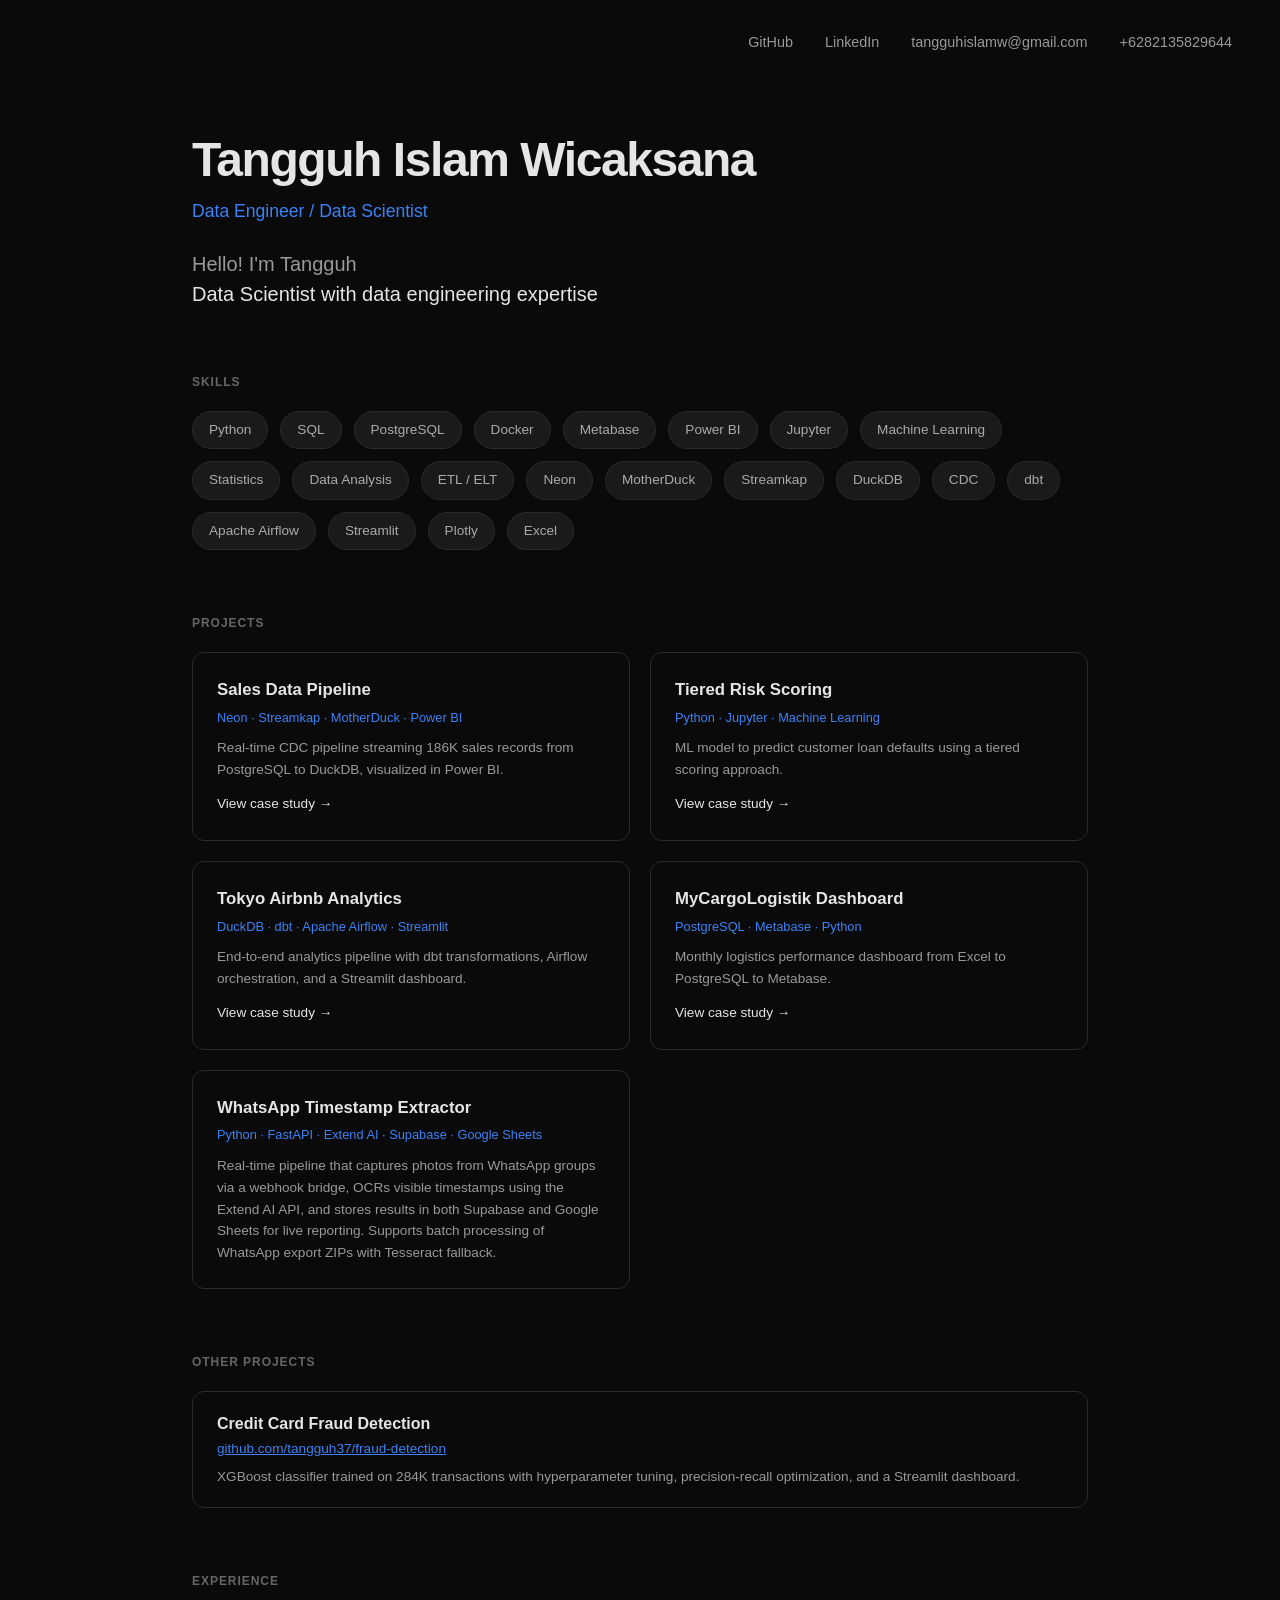
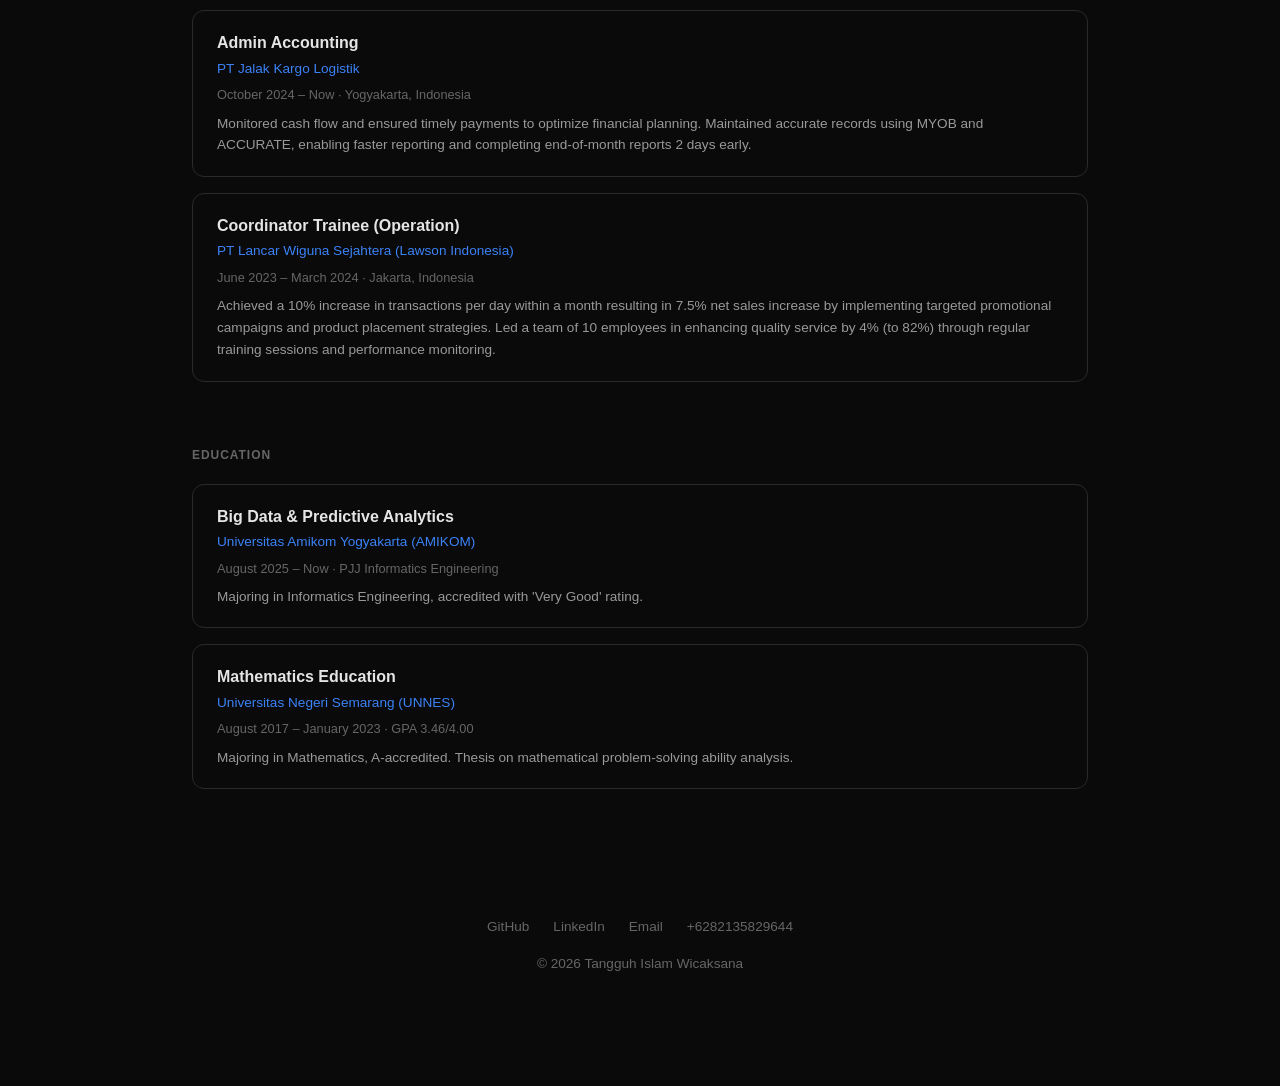
<file: index.html>
<!DOCTYPE html>
<html lang="en">
<head>
    <meta charset="UTF-8">
    <meta name="viewport" content="width=device-width, initial-scale=1.0">
    <title>Tangguh Islam Wicaksana — Data Engineer / Data Scientist</title>
    <link rel="stylesheet" href="/style.css">
</head>
<body>
    <nav>
        <a href="https://github.com/tangguh37">GitHub</a>
        <a href="https://www.linkedin.com/in/tangguhiw/">LinkedIn</a>
        <a href="mailto:tangguhislamw@gmail.com">tangguhislamw@gmail.com</a>
        <a href="https://wa.me/6282135829644">+6282135829644</a>
    </nav>

    <main>
        <div class="hero">
            <h1 class="name">Tangguh Islam Wicaksana</h1>
            <div class="subtitle">Data Engineer / Data Scientist</div>
            <div class="greeting">
                Hello! I'm Tangguh<br>
                <span class="highlight">Data Scientist with data engineering expertise</span>
            </div>
        </div>

        <div class="section-label">Skills</div>
        <div class="skills-grid">
            <span class="skill-item">Python</span>
            <span class="skill-item">SQL</span>
            <span class="skill-item">PostgreSQL</span>
            <span class="skill-item">Docker</span>
            <span class="skill-item">Metabase</span>
            <span class="skill-item">Power BI</span>
            <span class="skill-item">Jupyter</span>
            <span class="skill-item">Machine Learning</span>
            <span class="skill-item">Statistics</span>
            <span class="skill-item">Data Analysis</span>
            <span class="skill-item">ETL / ELT</span>
            <span class="skill-item">Neon</span>
            <span class="skill-item">MotherDuck</span>
            <span class="skill-item">Streamkap</span>
            <span class="skill-item">DuckDB</span>
            <span class="skill-item">CDC</span>
            <span class="skill-item">dbt</span>
            <span class="skill-item">Apache Airflow</span>
            <span class="skill-item">Streamlit</span>
            <span class="skill-item">Plotly</span>
            <span class="skill-item">Excel</span>
        </div>

        <div class="section-label">Projects</div>
        <div class="projects-grid">
            <a href="/projects/sales-pipeline.html" class="project-card">
                <h3>Sales Data Pipeline</h3>
                <div class="meta">Neon · Streamkap · MotherDuck · Power BI</div>
                <p>Real-time CDC pipeline streaming 186K sales records from PostgreSQL to DuckDB, visualized in Power BI.</p>
                <span class="card-footer">View case study →</span>
            </a>
            <a href="/projects/risk-scoring.html" class="project-card">
                <h3>Tiered Risk Scoring</h3>
                <div class="meta">Python · Jupyter · Machine Learning</div>
                <p>ML model to predict customer loan defaults using a tiered scoring approach.</p>
                <span class="card-footer">View case study →</span>
            </a>
            <a href="/projects/tokyo-airbnb.html" class="project-card">
                <h3>Tokyo Airbnb Analytics</h3>
                <div class="meta">DuckDB · dbt · Apache Airflow · Streamlit</div>
                <p>End-to-end analytics pipeline with dbt transformations, Airflow orchestration, and a Streamlit dashboard.</p>
                <span class="card-footer">View case study →</span>
            </a>
            <a href="/projects/mycargologistik.html" class="project-card">
                <h3>MyCargoLogistik Dashboard</h3>
                <div class="meta">PostgreSQL · Metabase · Python</div>
                <p>Monthly logistics performance dashboard from Excel to PostgreSQL to Metabase.</p>
                <span class="card-footer">View case study →</span>
            </a>
            <a href="/projects/wa-extractor.html" class="project-card">
                <h3>WhatsApp Timestamp Extractor</h3>
                <div class="meta">Python · FastAPI · Extend AI · Supabase · Google Sheets</div>
                <p>Real-time pipeline that captures photos from WhatsApp groups via a webhook bridge, OCRs visible timestamps using the Extend AI API, and stores results in both Supabase and Google Sheets for live reporting. Supports batch processing of WhatsApp export ZIPs with Tesseract fallback.</p>
                
            </a>
        </div>

        <div class="section-label">Other Projects</div>
        <div class="list-section">
            <div class="list-item">
                <div class="item-title">Credit Card Fraud Detection</div>
                <div class="item-sub"><a href="https://github.com/tangguh37/fraud-detection" style="color:#3b82f6;">github.com/tangguh37/fraud-detection</a></div>
                <p>XGBoost classifier trained on 284K transactions with hyperparameter tuning, precision-recall optimization, and a Streamlit dashboard.</p>
            </div>
        </div>

        <div class="section-label">Experience</div>
        <div class="list-section">
            <div class="list-item">
                <div class="item-title">Admin Accounting</div>
                <div class="item-sub">PT Jalak Kargo Logistik</div>
                <div class="item-meta">October 2024 – Now · Yogyakarta, Indonesia</div>
                <p>Monitored cash flow and ensured timely payments to optimize financial planning. Maintained accurate records using MYOB and ACCURATE, enabling faster reporting and completing end-of-month reports 2 days early.</p>
            </div>
            <div class="list-item">
                <div class="item-title">Coordinator Trainee (Operation)</div>
                <div class="item-sub">PT Lancar Wiguna Sejahtera (Lawson Indonesia)</div>
                <div class="item-meta">June 2023 – March 2024 · Jakarta, Indonesia</div>
                <p>Achieved a 10% increase in transactions per day within a month resulting in 7.5% net sales increase by implementing targeted promotional campaigns and product placement strategies. Led a team of 10 employees in enhancing quality service by 4% (to 82%) through regular training sessions and performance monitoring.</p>
            </div>
        </div>

        <div class="section-label">Education</div>
        <div class="list-section">
            <div class="list-item">
                <div class="item-title">Big Data &amp; Predictive Analytics</div>
                <div class="item-sub">Universitas Amikom Yogyakarta (AMIKOM)</div>
                <div class="item-meta">August 2025 – Now · PJJ Informatics Engineering</div>
                <p>Majoring in Informatics Engineering, accredited with 'Very Good' rating.</p>
            </div>
            <div class="list-item">
                <div class="item-title">Mathematics Education</div>
                <div class="item-sub">Universitas Negeri Semarang (UNNES)</div>
                <div class="item-meta">August 2017 – January 2023 · GPA 3.46/4.00</div>
                <p>Majoring in Mathematics, A-accredited. Thesis on mathematical problem-solving ability analysis.</p>
            </div>
        </div>

        <footer>
            <div class="footer-links">
                <a href="https://github.com/tangguh37">GitHub</a>
                <a href="https://www.linkedin.com/in/tangguhiw/">LinkedIn</a>
                <a href="mailto:tangguhislamw@gmail.com">Email</a>
                <a href="https://wa.me/6282135829644">+6282135829644</a>
            </div>
            © 2026 Tangguh Islam Wicaksana
        </footer>
    </main>
</body>
</html>
</file>
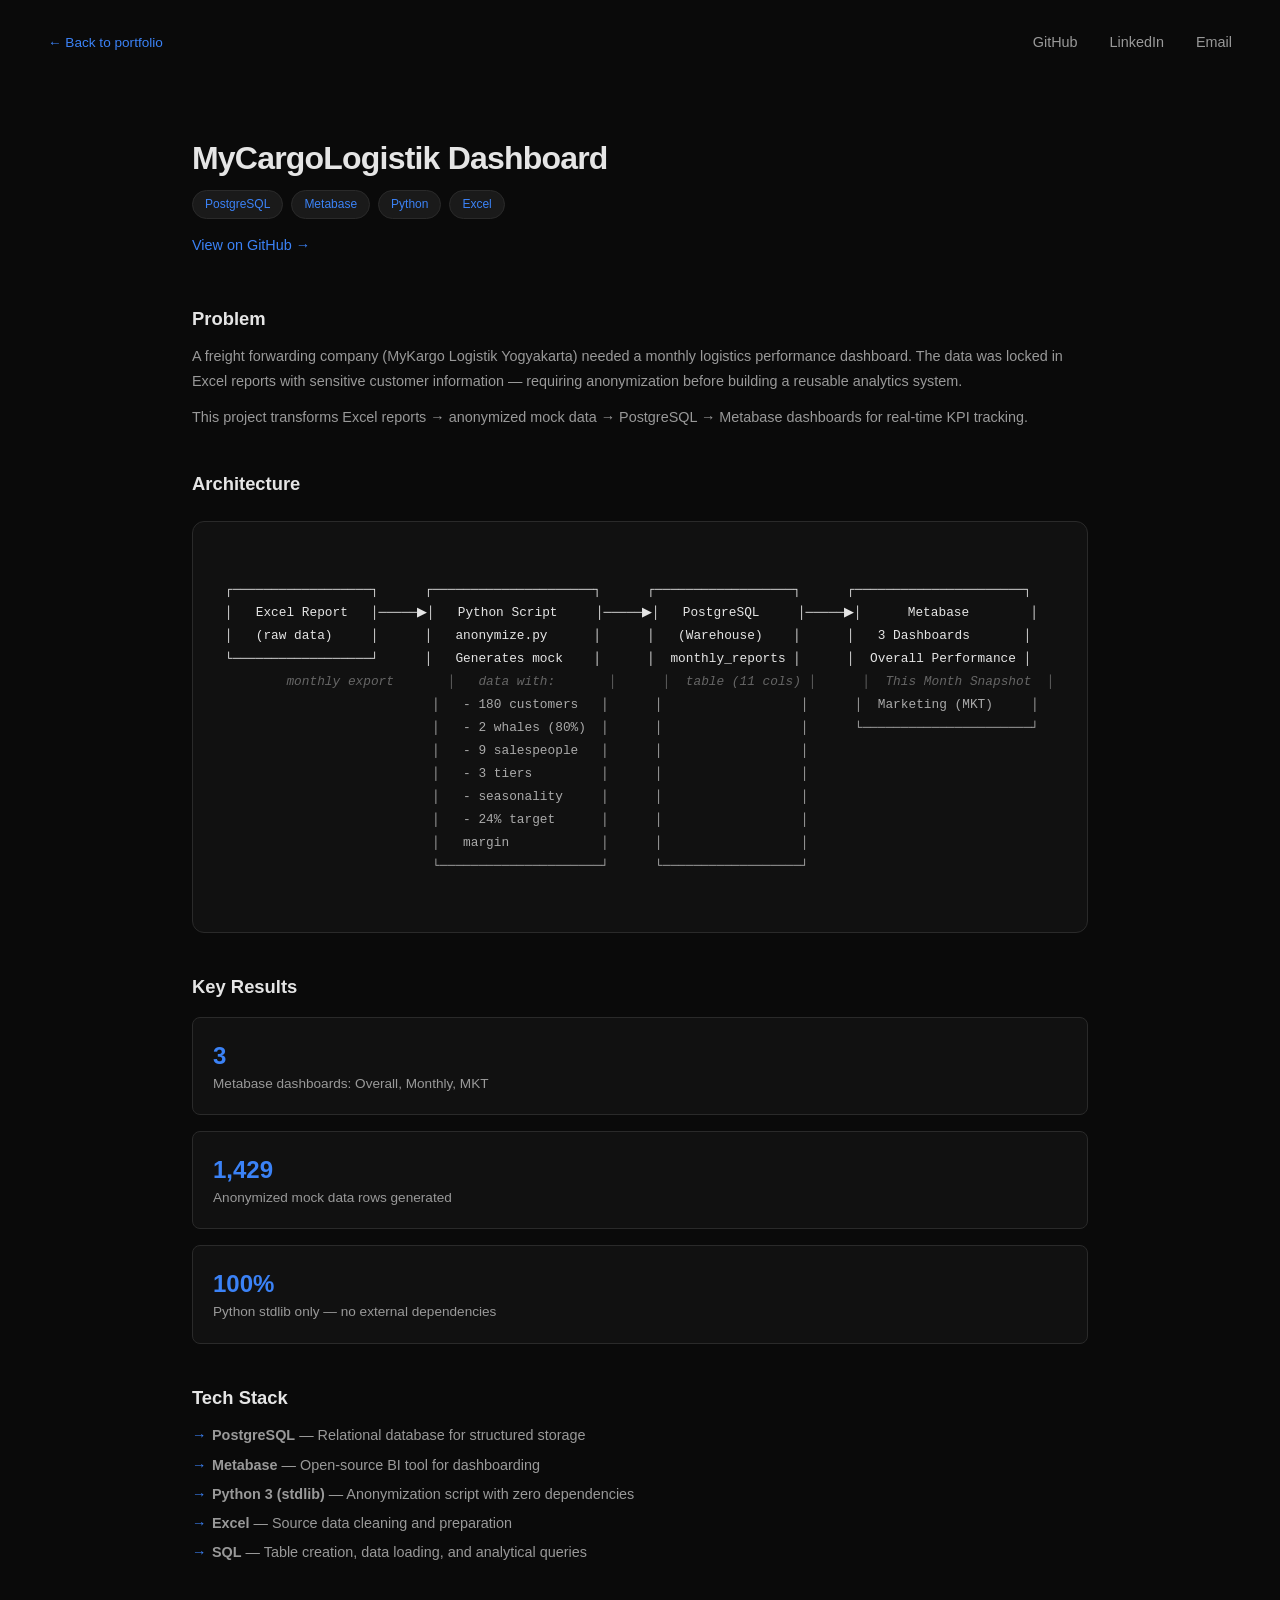
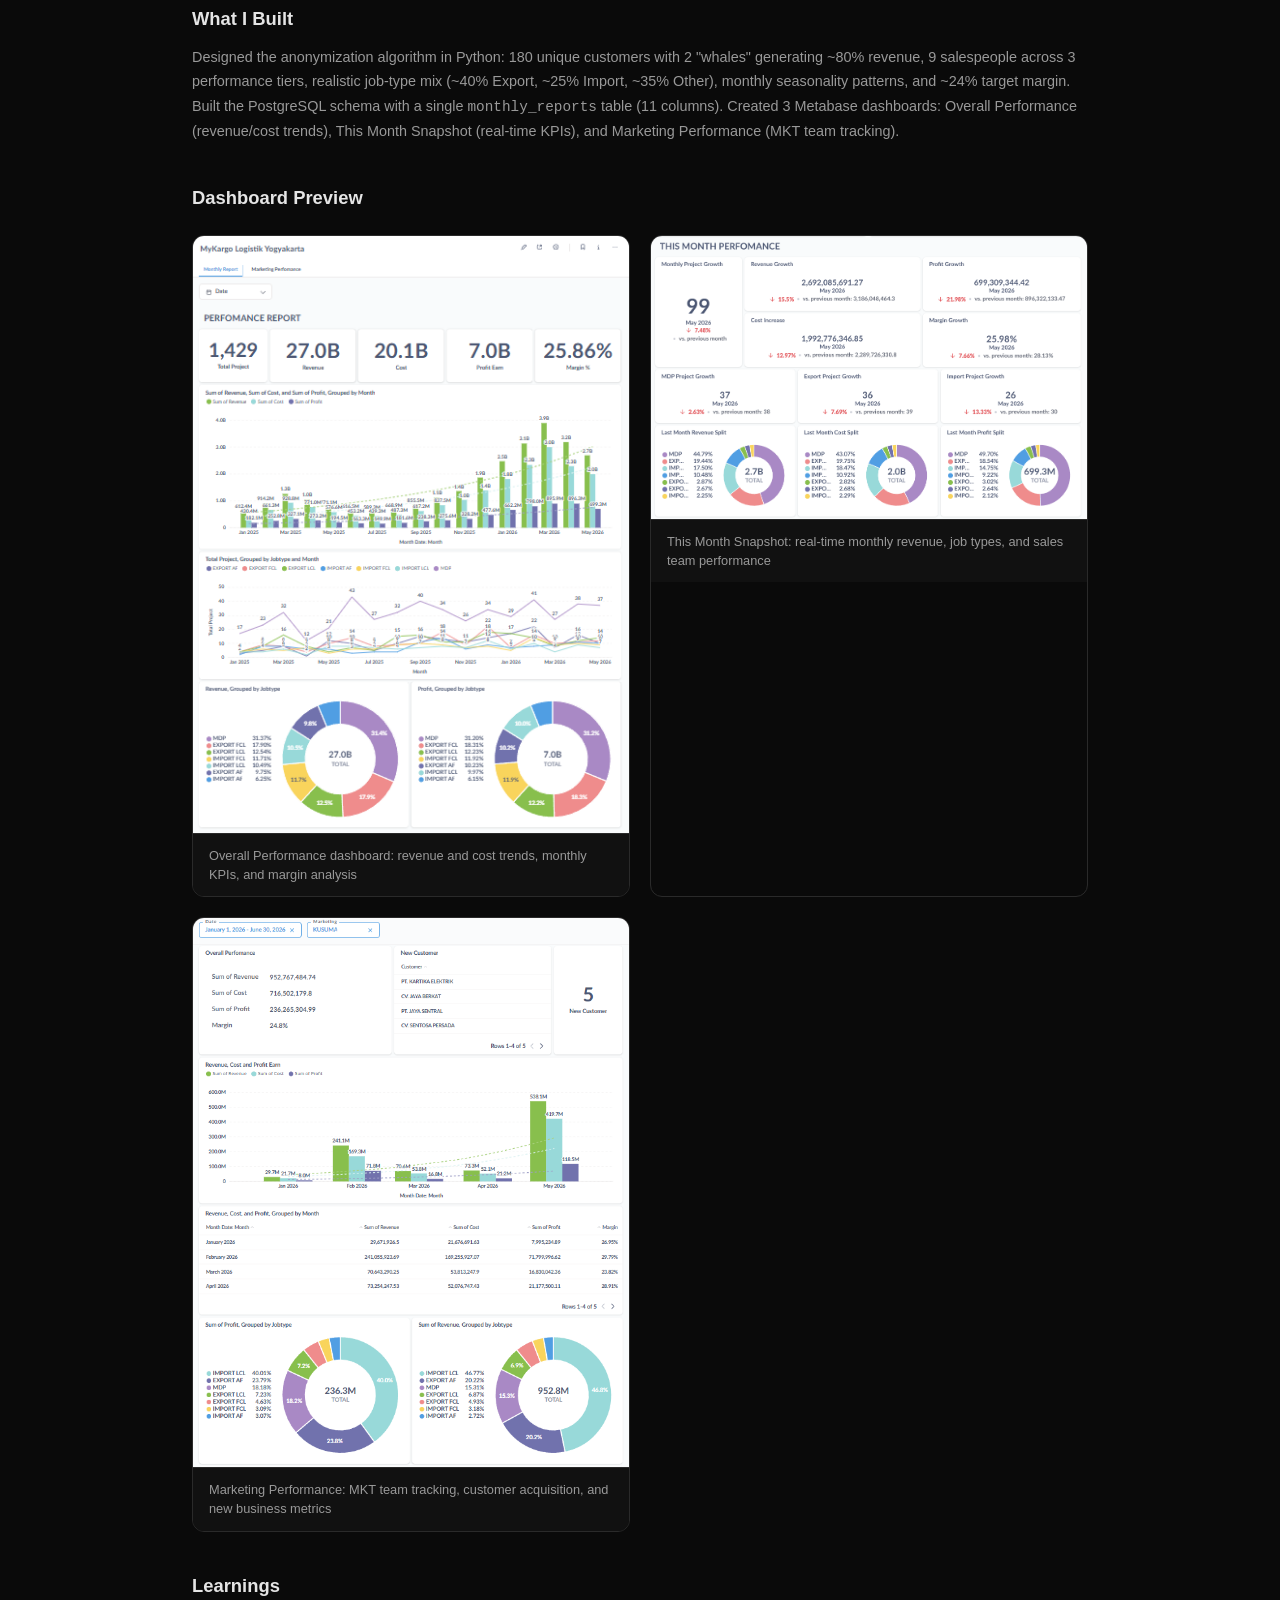
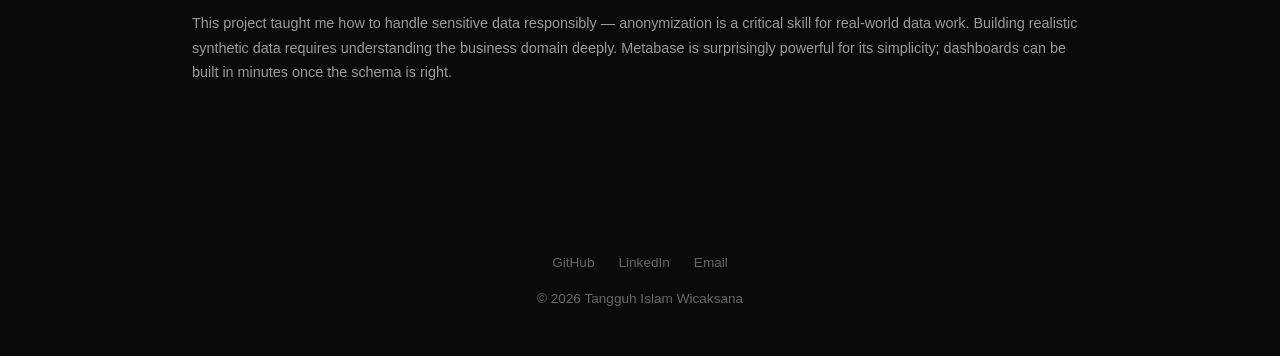
<file: projects/mycargologistik.html>
<!DOCTYPE html>
<html lang="en">
<head>
    <meta charset="UTF-8">
    <meta name="viewport" content="width=device-width, initial-scale=1.0">
    <title>MyCargoLogistik Dashboard — Tangguh Islam Wicaksana</title>
    <link rel="stylesheet" href="/style.css">
</head>
<body>
    <nav>
        <a class="nav-back" href="/">← Back to portfolio</a>
        <a href="https://github.com/tangguh37">GitHub</a>
        <a href="https://www.linkedin.com/in/tangguhiw/">LinkedIn</a>
        <a href="mailto:tangguhislamw@gmail.com">Email</a>
    </nav>

    <main>
        <div class="case-header">
            <h1>MyCargoLogistik Dashboard</h1>
            <div class="case-stack">
                <span>PostgreSQL</span><span>Metabase</span><span>Python</span><span>Excel</span>
            </div>
            <div class="case-links">
                <a href="https://github.com/tangguh37/mycargologistik">View on GitHub →</a>
            </div>
        </div>

        <div class="case-section">
            <h2>Problem</h2>
            <p>A freight forwarding company (MyKargo Logistik Yogyakarta) needed a monthly logistics performance dashboard. The data was locked in Excel reports with sensitive customer information — requiring anonymization before building a reusable analytics system.</p>
            <p>This project transforms Excel reports → anonymized mock data → PostgreSQL → Metabase dashboards for real-time KPI tracking.</p>
        </div>

        <div class="case-section">
            <h2>Architecture</h2>
            <div class="mermaid-container">
                <div class="arch-diagram">
<span class="box">┌──────────────────┐      ┌─────────────────────┐      ┌──────────────────┐      ┌──────────────────────┐</span>
<span class="box">│   Excel Report   │─────▶│   Python Script     │─────▶│   PostgreSQL     │─────▶│      Metabase        │</span>
<span class="box">│   (raw data)     │      │   anonymize.py      │      │   (Warehouse)    │      │   3 Dashboards       │</span>
<span class="box">└──────────────────┘      │   Generates mock    │      │  monthly_reports │      │  Overall Performance │</span>
     <span class="label">   monthly export       │   data with:       │      │  table (11 cols) │      │  This Month Snapshot  │</span>
                           │   - 180 customers   │      │                  │      │  Marketing (MKT)     │</span>
                           │   - 2 whales (80%)  │      │                  │      └──────────────────────┘
                           │   - 9 salespeople   │      │                  │
                           │   - 3 tiers         │      │                  │
                           │   - seasonality     │      │                  │
                           │   - 24% target      │      │                  │
                           │   margin            │      │                  │
                           └─────────────────────┘      └──────────────────┘
                </div>
            </div>
        </div>

        <div class="case-section">
            <h2>Key Results</h2>
            <div class="highlight-box">
                <div class="stat">3</div>
                <div class="stat-label">Metabase dashboards: Overall, Monthly, MKT</div>
            </div>
            <div class="highlight-box">
                <div class="stat">1,429</div>
                <div class="stat-label">Anonymized mock data rows generated</div>
            </div>
            <div class="highlight-box">
                <div class="stat">100%</div>
                <div class="stat-label">Python stdlib only — no external dependencies</div>
            </div>
        </div>

        <div class="case-section">
            <h2>Tech Stack</h2>
            <ul>
                <li><strong>PostgreSQL</strong> — Relational database for structured storage</li>
                <li><strong>Metabase</strong> — Open-source BI tool for dashboarding</li>
                <li><strong>Python 3 (stdlib)</strong> — Anonymization script with zero dependencies</li>
                <li><strong>Excel</strong> — Source data cleaning and preparation</li>
                <li><strong>SQL</strong> — Table creation, data loading, and analytical queries</li>
            </ul>
        </div>

        <div class="case-section">
            <h2>What I Built</h2>
            <p>Designed the anonymization algorithm in Python: 180 unique customers with 2 "whales" generating ~80% revenue, 9 salespeople across 3 performance tiers, realistic job-type mix (~40% Export, ~25% Import, ~35% Other), monthly seasonality patterns, and ~24% target margin. Built the PostgreSQL schema with a single <code>monthly_reports</code> table (11 columns). Created 3 Metabase dashboards: Overall Performance (revenue/cost trends), This Month Snapshot (real-time KPIs), and Marketing Performance (MKT team tracking).</p>
        </div>


        <div class="case-section">
            <h2>Dashboard Preview</h2>
            <div class="screenshot-grid">
                <div class="screenshot-card">
                    <img src="/images/mycargo-overview.png" alt="MyCargoLogistik - Overall Performance Dashboard">
                    <div class="caption">Overall Performance dashboard: revenue and cost trends, monthly KPIs, and margin analysis</div>
                </div>
                <div class="screenshot-card">
                    <img src="/images/mycargo-monthly.png" alt="MyCargoLogistik - This Month Performance">
                    <div class="caption">This Month Snapshot: real-time monthly revenue, job types, and sales team performance</div>
                </div>
                <div class="screenshot-card">
                    <img src="/images/mycargo-marketing.png" alt="MyCargoLogistik - Marketing Performance">
                    <div class="caption">Marketing Performance: MKT team tracking, customer acquisition, and new business metrics</div>
                </div>
            </div>
        </div>
        <div class="case-section">
            <h2>Learnings</h2>
            <p>This project taught me how to handle sensitive data responsibly — anonymization is a critical skill for real-world data work. Building realistic synthetic data requires understanding the business domain deeply. Metabase is surprisingly powerful for its simplicity; dashboards can be built in minutes once the schema is right.</p>
        </div>
    </main>

    <footer>
        <div class="footer-links">
            <a href="https://github.com/tangguh37">GitHub</a>
            <a href="https://www.linkedin.com/in/tangguhiw/">LinkedIn</a>
            <a href="mailto:tangguhislamw@gmail.com">Email</a>
        </div>
        © 2026 Tangguh Islam Wicaksana
    </footer>
</body>
</html>
</file>
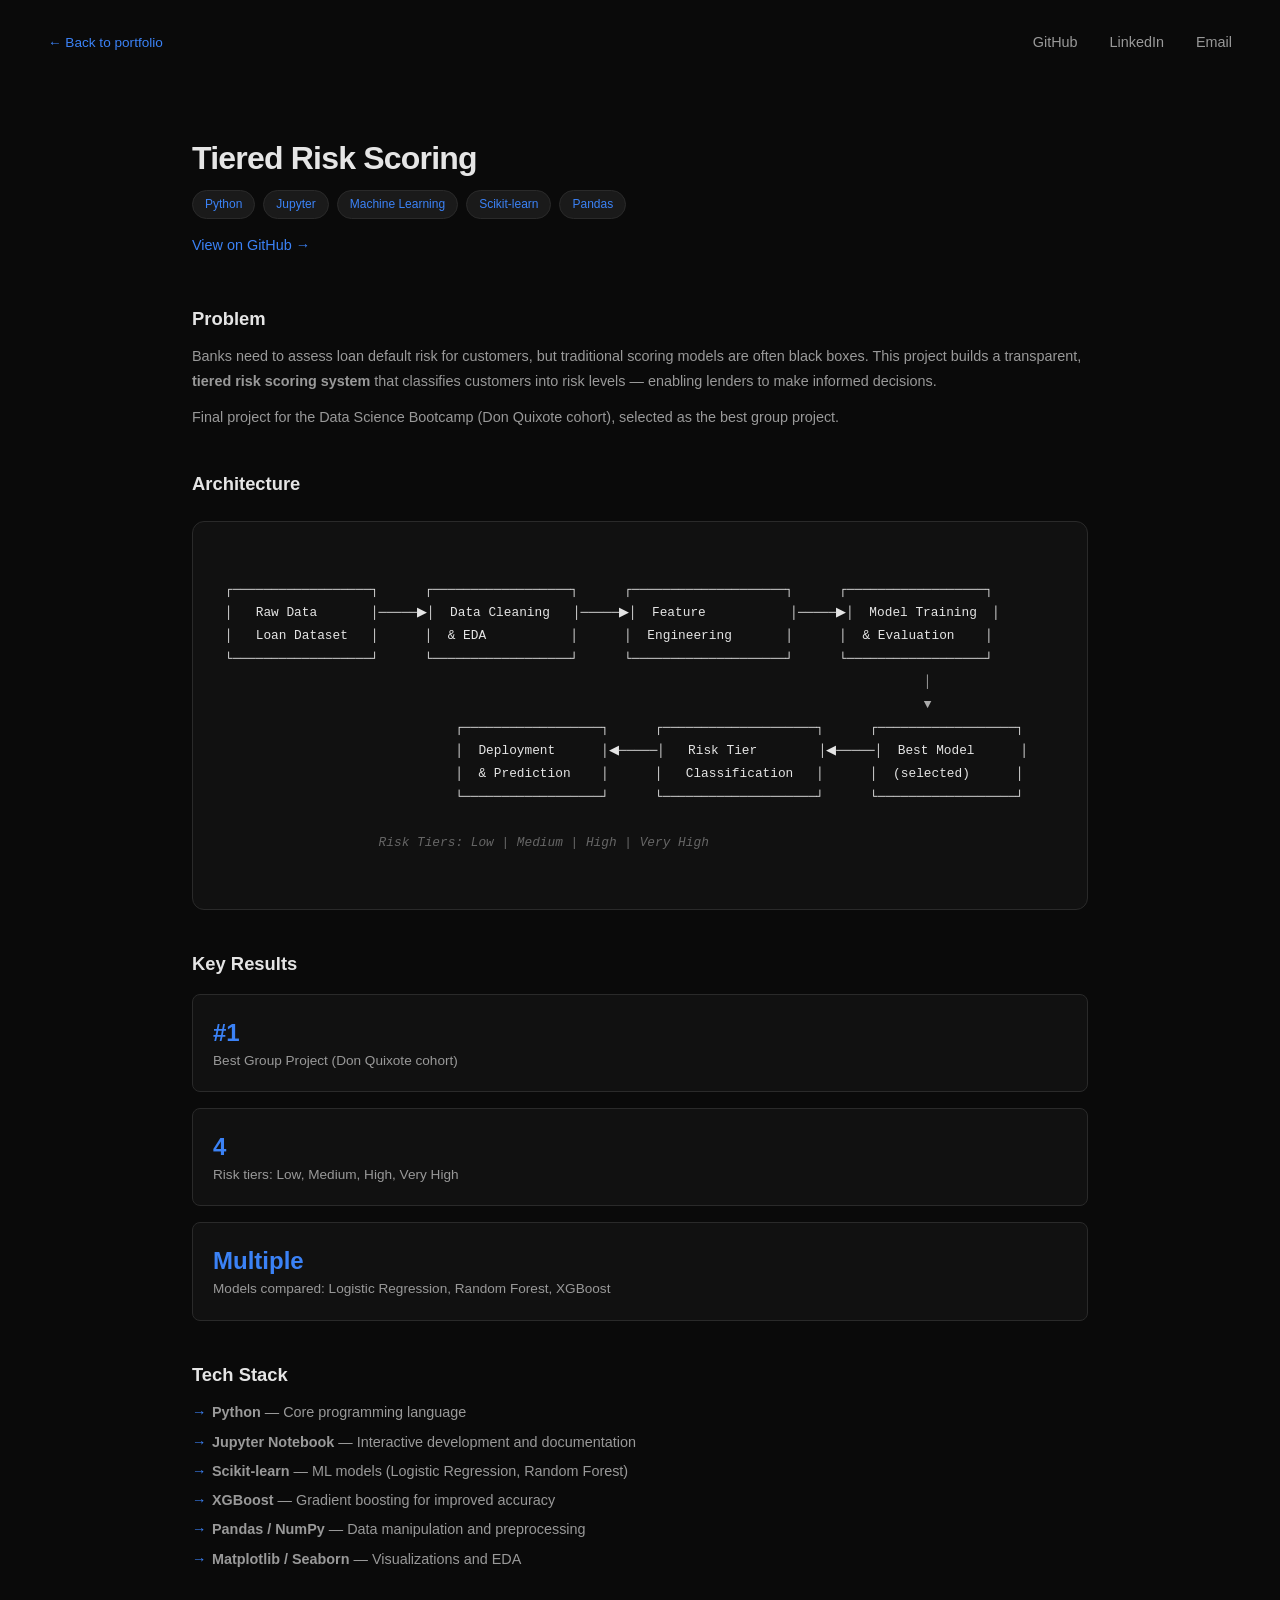
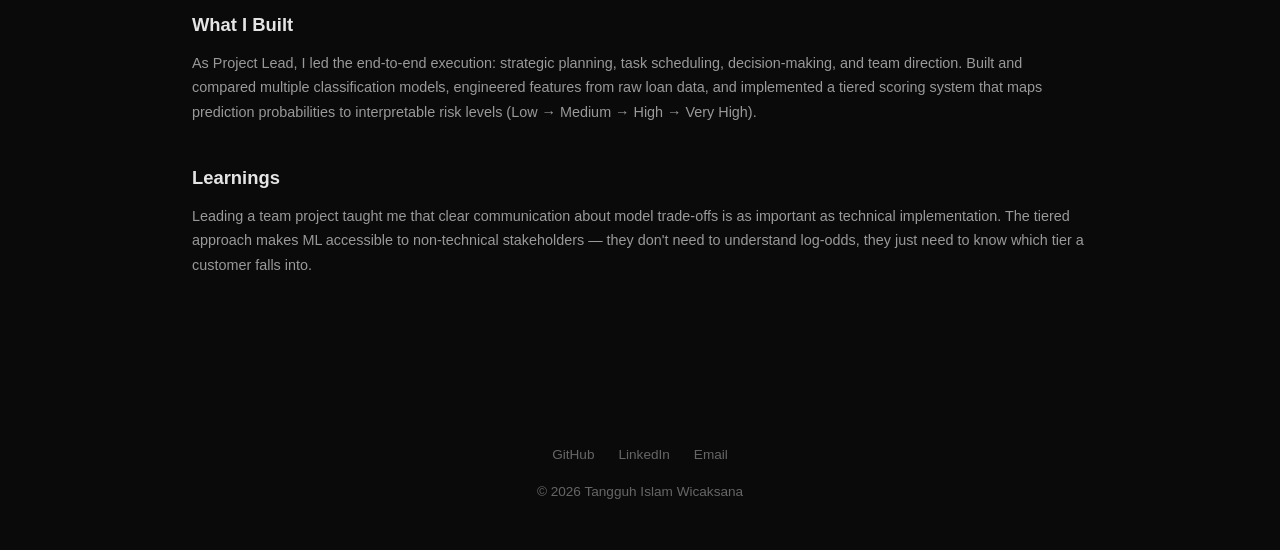
<file: projects/risk-scoring.html>
<!DOCTYPE html>
<html lang="en">
<head>
    <meta charset="UTF-8">
    <meta name="viewport" content="width=device-width, initial-scale=1.0">
    <title>Tiered Risk Scoring — Tangguh Islam Wicaksana</title>
    <link rel="stylesheet" href="/style.css">
</head>
<body>
    <nav>
        <a class="nav-back" href="/">← Back to portfolio</a>
        <a href="https://github.com/tangguh37">GitHub</a>
        <a href="https://www.linkedin.com/in/tangguhiw/">LinkedIn</a>
        <a href="mailto:tangguhislamw@gmail.com">Email</a>
    </nav>

    <main>
        <div class="case-header">
            <h1>Tiered Risk Scoring</h1>
            <div class="case-stack">
                <span>Python</span><span>Jupyter</span><span>Machine Learning</span><span>Scikit-learn</span><span>Pandas</span>
            </div>
            <div class="case-links">
                <a href="https://github.com/riza-satrio/final-project">View on GitHub →</a>
            </div>
        </div>

        <div class="case-section">
            <h2>Problem</h2>
            <p>Banks need to assess loan default risk for customers, but traditional scoring models are often black boxes. This project builds a transparent, <strong>tiered risk scoring system</strong> that classifies customers into risk levels — enabling lenders to make informed decisions.</p>
            <p>Final project for the Data Science Bootcamp (Don Quixote cohort), selected as the best group project.</p>
        </div>

        <div class="case-section">
            <h2>Architecture</h2>
            <div class="mermaid-container">
                <div class="arch-diagram">
<span class="box">┌──────────────────┐      ┌──────────────────┐      ┌────────────────────┐      ┌──────────────────┐</span>
<span class="box">│   Raw Data       │─────▶│  Data Cleaning   │─────▶│  Feature           │─────▶│  Model Training  │</span>
<span class="box">│   Loan Dataset   │      │  & EDA           │      │  Engineering       │      │  & Evaluation    │</span>
<span class="box">└──────────────────┘      └──────────────────┘      └────────────────────┘      └──────────────────┘</span>
                                                                                           │
                                                                                           ▼
<span class="box">                              ┌──────────────────┐      ┌────────────────────┐      ┌──────────────────┐</span>
<span class="box">                              │  Deployment      │◀─────│   Risk Tier        │◀─────│  Best Model      │</span>
<span class="box">                              │  & Prediction    │      │   Classification   │      │  (selected)      │</span>
<span class="box">                              └──────────────────┘      └────────────────────┘      └──────────────────┘</span>

                    <span class="label">Risk Tiers: Low | Medium | High | Very High</span>
                </div>
            </div>
        </div>

        <div class="case-section">
            <h2>Key Results</h2>
            <div class="highlight-box">
                <div class="stat">#1</div>
                <div class="stat-label">Best Group Project (Don Quixote cohort)</div>
            </div>
            <div class="highlight-box">
                <div class="stat">4</div>
                <div class="stat-label">Risk tiers: Low, Medium, High, Very High</div>
            </div>
            <div class="highlight-box">
                <div class="stat">Multiple</div>
                <div class="stat-label">Models compared: Logistic Regression, Random Forest, XGBoost</div>
            </div>
        </div>

        <div class="case-section">
            <h2>Tech Stack</h2>
            <ul>
                <li><strong>Python</strong> — Core programming language</li>
                <li><strong>Jupyter Notebook</strong> — Interactive development and documentation</li>
                <li><strong>Scikit-learn</strong> — ML models (Logistic Regression, Random Forest)</li>
                <li><strong>XGBoost</strong> — Gradient boosting for improved accuracy</li>
                <li><strong>Pandas / NumPy</strong> — Data manipulation and preprocessing</li>
                <li><strong>Matplotlib / Seaborn</strong> — Visualizations and EDA</li>
            </ul>
        </div>

        <div class="case-section">
            <h2>What I Built</h2>
            <p>As Project Lead, I led the end-to-end execution: strategic planning, task scheduling, decision-making, and team direction. Built and compared multiple classification models, engineered features from raw loan data, and implemented a tiered scoring system that maps prediction probabilities to interpretable risk levels (Low → Medium → High → Very High).</p>
        </div>

        <div class="case-section">
            <h2>Learnings</h2>
            <p>Leading a team project taught me that clear communication about model trade-offs is as important as technical implementation. The tiered approach makes ML accessible to non-technical stakeholders — they don't need to understand log-odds, they just need to know which tier a customer falls into.</p>
        </div>
    </main>

    <footer>
        <div class="footer-links">
            <a href="https://github.com/tangguh37">GitHub</a>
            <a href="https://www.linkedin.com/in/tangguhiw/">LinkedIn</a>
            <a href="mailto:tangguhislamw@gmail.com">Email</a>
        </div>
        © 2026 Tangguh Islam Wicaksana
    </footer>
</body>
</html>
</file>
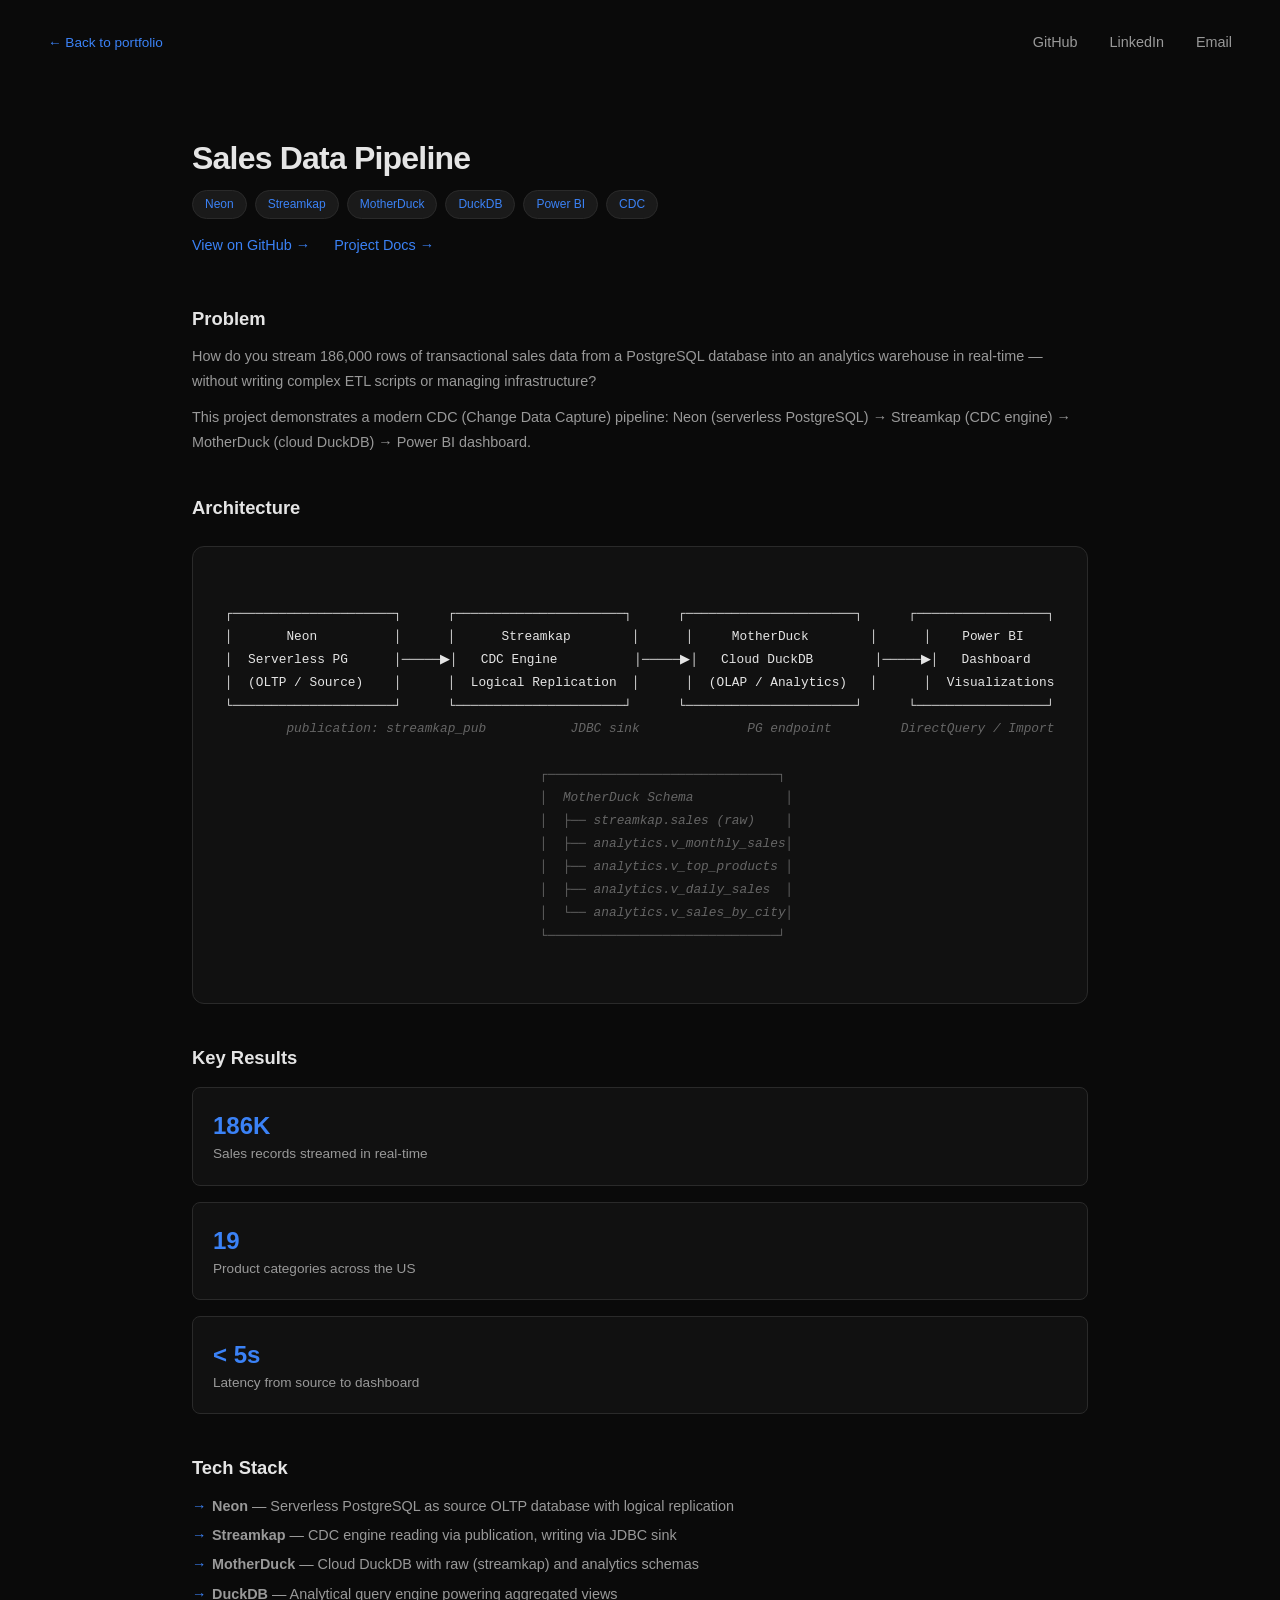
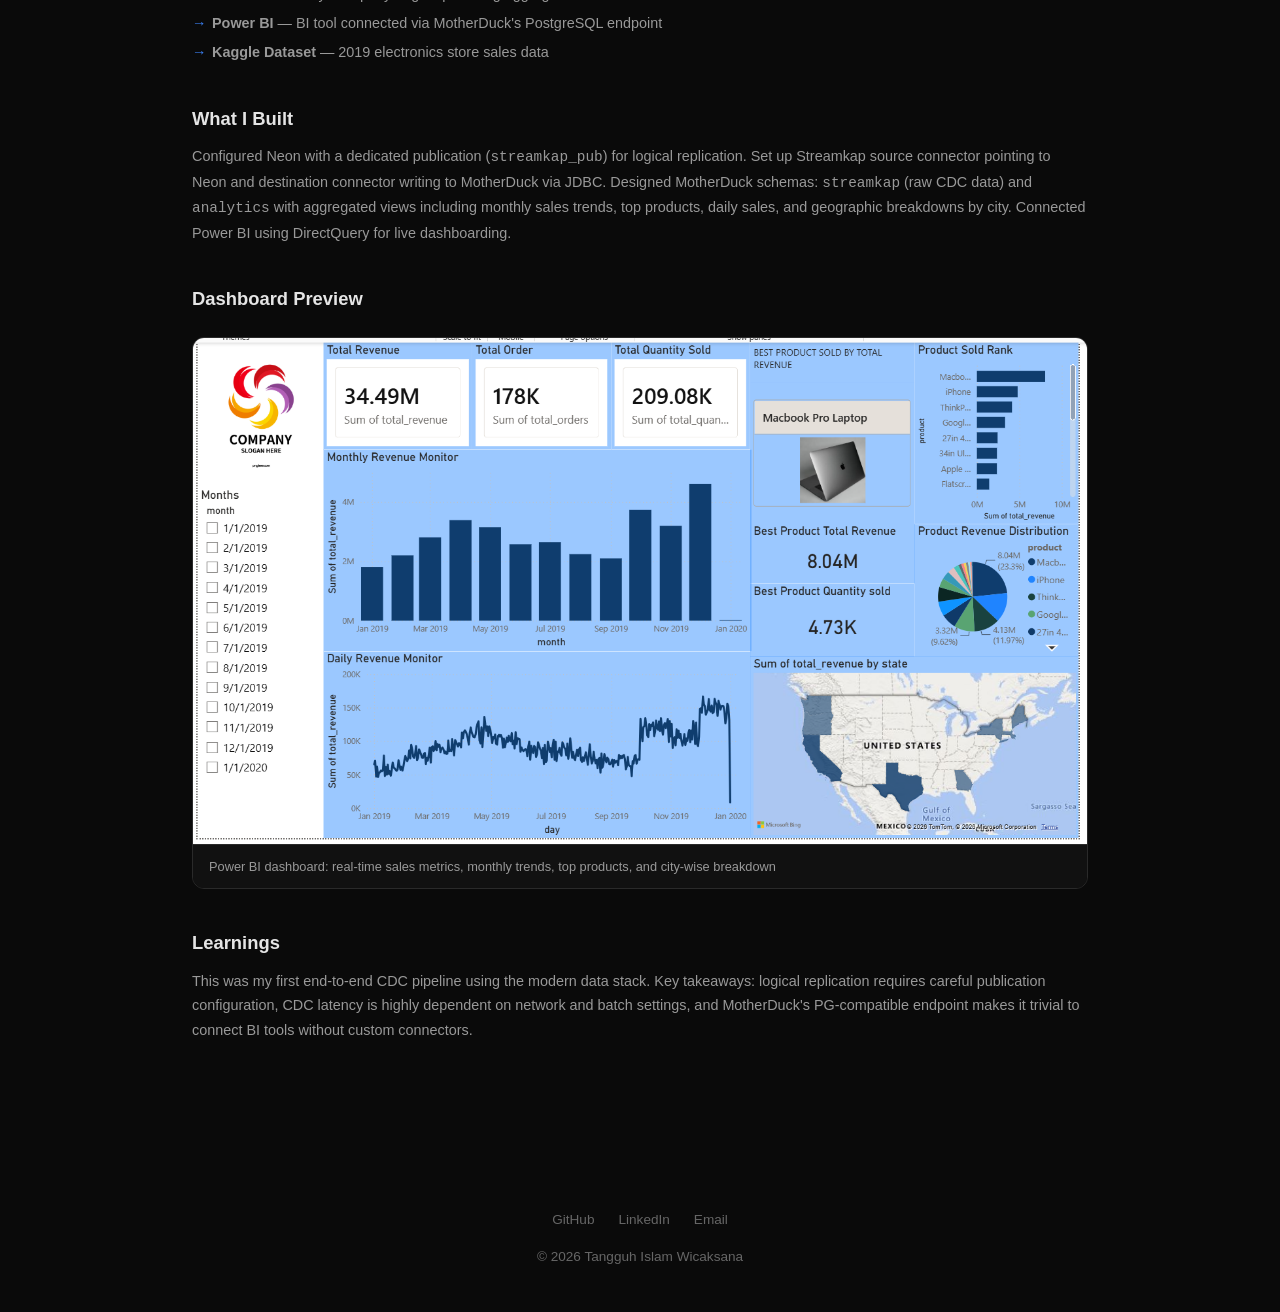
<file: projects/sales-pipeline.html>
<!DOCTYPE html>
<html lang="en">
<head>
    <meta charset="UTF-8">
    <meta name="viewport" content="width=device-width, initial-scale=1.0">
    <title>Sales Data Pipeline — Tangguh Islam Wicaksana</title>
    <link rel="stylesheet" href="/style.css">
</head>
<body>
    <nav>
        <a class="nav-back" href="/">← Back to portfolio</a>
        <a href="https://github.com/tangguh37">GitHub</a>
        <a href="https://www.linkedin.com/in/tangguhiw/">LinkedIn</a>
        <a href="mailto:tangguhislamw@gmail.com">Email</a>
    </nav>

    <main>
        <div class="case-header">
            <h1>Sales Data Pipeline</h1>
            <div class="case-stack">
                <span>Neon</span><span>Streamkap</span><span>MotherDuck</span><span>DuckDB</span><span>Power BI</span><span>CDC</span>
            </div>
            <div class="case-links">
                <a href="https://github.com/tangguh37/end-to-enddatasales2019">View on GitHub →</a>
                <a href="https://github.com/tangguh37/rowdb-neon-motherduck">Project Docs →</a>
            </div>
        </div>

        <div class="case-section">
            <h2>Problem</h2>
            <p>How do you stream 186,000 rows of transactional sales data from a PostgreSQL database into an analytics warehouse in real-time — without writing complex ETL scripts or managing infrastructure?</p>
            <p>This project demonstrates a modern CDC (Change Data Capture) pipeline: Neon (serverless PostgreSQL) → Streamkap (CDC engine) → MotherDuck (cloud DuckDB) → Power BI dashboard.</p>
        </div>

        <div class="case-section">
            <h2>Architecture</h2>
            <div class="mermaid-container">
                <div class="arch-diagram">
<span class="box">┌─────────────────────┐      ┌──────────────────────┐      ┌──────────────────────┐      ┌─────────────────┐</span>
<span class="box">│       Neon          │      │      Streamkap        │      │     MotherDuck        │      │    Power BI      │</span>
<span class="box">│  Serverless PG      │─────▶│   CDC Engine          │─────▶│   Cloud DuckDB        │─────▶│   Dashboard      │</span>
<span class="box">│  (OLTP / Source)    │      │  Logical Replication  │      │  (OLAP / Analytics)   │      │  Visualizations  │</span>
<span class="box">└─────────────────────┘      └──────────────────────┘      └──────────────────────┘      └─────────────────┘</span>
      <span class="label">  publication: streamkap_pub           JDBC sink              PG endpoint         DirectQuery / Import</span>

<span class="label">                                         ┌──────────────────────────────┐</span>
<span class="label">                                         │  MotherDuck Schema            │</span>
<span class="label">                                         │  ├── streamkap.sales (raw)    │</span>
<span class="label">                                         │  ├── analytics.v_monthly_sales│</span>
<span class="label">                                         │  ├── analytics.v_top_products │</span>
<span class="label">                                         │  ├── analytics.v_daily_sales  │</span>
<span class="label">                                         │  └── analytics.v_sales_by_city│</span>
<span class="label">                                         └──────────────────────────────┘</span>
                </div>
            </div>
        </div>

        <div class="case-section">
            <h2>Key Results</h2>
            <div class="highlight-box">
                <div class="stat">186K</div>
                <div class="stat-label">Sales records streamed in real-time</div>
            </div>
            <div class="highlight-box">
                <div class="stat">19</div>
                <div class="stat-label">Product categories across the US</div>
            </div>
            <div class="highlight-box">
                <div class="stat">&lt; 5s</div>
                <div class="stat-label">Latency from source to dashboard</div>
            </div>
        </div>

        <div class="case-section">
            <h2>Tech Stack</h2>
            <ul>
                <li><strong>Neon</strong> — Serverless PostgreSQL as source OLTP database with logical replication</li>
                <li><strong>Streamkap</strong> — CDC engine reading via publication, writing via JDBC sink</li>
                <li><strong>MotherDuck</strong> — Cloud DuckDB with raw (streamkap) and analytics schemas</li>
                <li><strong>DuckDB</strong> — Analytical query engine powering aggregated views</li>
                <li><strong>Power BI</strong> — BI tool connected via MotherDuck's PostgreSQL endpoint</li>
                <li><strong>Kaggle Dataset</strong> — 2019 electronics store sales data</li>
            </ul>
        </div>

        <div class="case-section">
            <h2>What I Built</h2>
            <p>Configured Neon with a dedicated publication (<code>streamkap_pub</code>) for logical replication. Set up Streamkap source connector pointing to Neon and destination connector writing to MotherDuck via JDBC. Designed MotherDuck schemas: <code>streamkap</code> (raw CDC data) and <code>analytics</code> with aggregated views including monthly sales trends, top products, daily sales, and geographic breakdowns by city. Connected Power BI using DirectQuery for live dashboarding.</p>
        </div>


        <div class="case-section">
            <h2>Dashboard Preview</h2>
            <div class="screenshot-grid single">
                <div class="screenshot-card">
                    <img src="/images/sales-powerbi.png" alt="Sales Data Pipeline - Power BI Dashboard">
                    <div class="caption">Power BI dashboard: real-time sales metrics, monthly trends, top products, and city-wise breakdown</div>
                </div>
            </div>
        </div>
        <div class="case-section">
            <h2>Learnings</h2>
            <p>This was my first end-to-end CDC pipeline using the modern data stack. Key takeaways: logical replication requires careful publication configuration, CDC latency is highly dependent on network and batch settings, and MotherDuck's PG-compatible endpoint makes it trivial to connect BI tools without custom connectors.</p>
        </div>
    </main>

    <footer>
        <div class="footer-links">
            <a href="https://github.com/tangguh37">GitHub</a>
            <a href="https://www.linkedin.com/in/tangguhiw/">LinkedIn</a>
            <a href="mailto:tangguhislamw@gmail.com">Email</a>
        </div>
        © 2026 Tangguh Islam Wicaksana
    </footer>
</body>
</html>
</file>
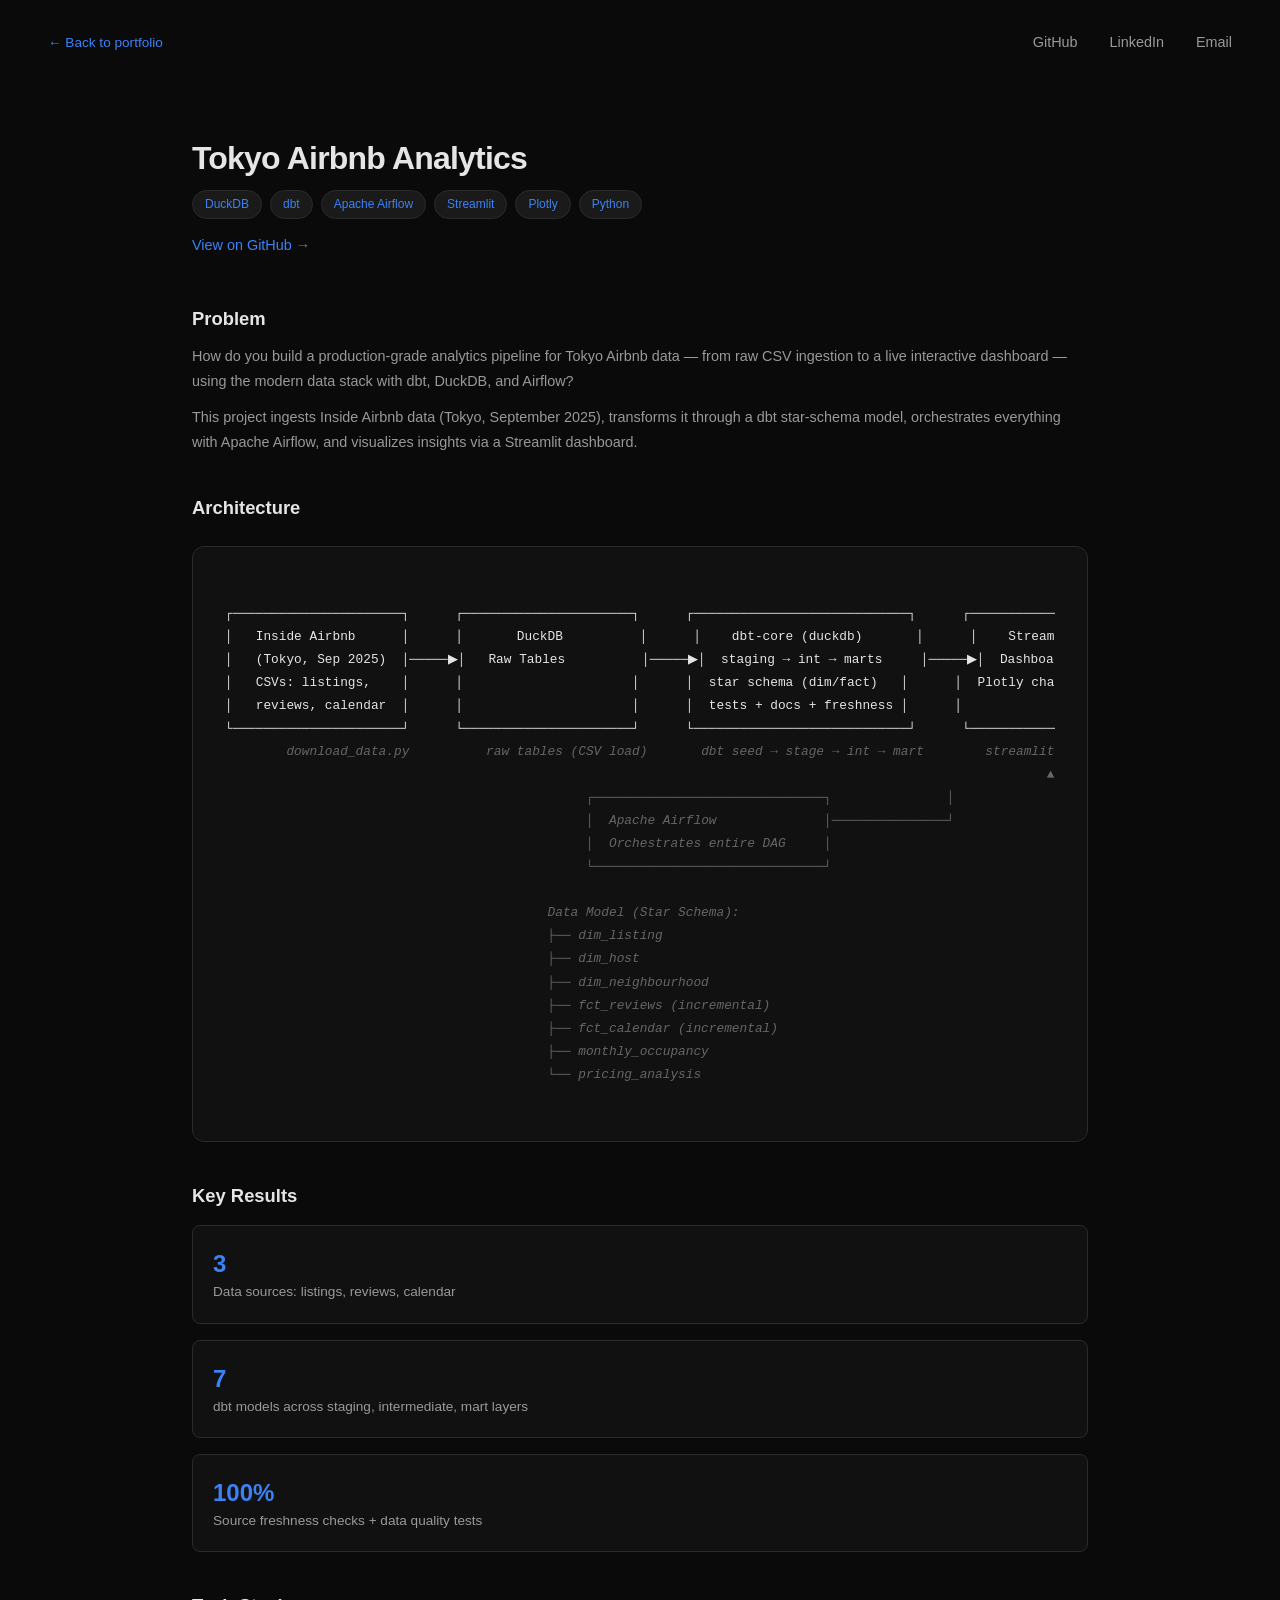
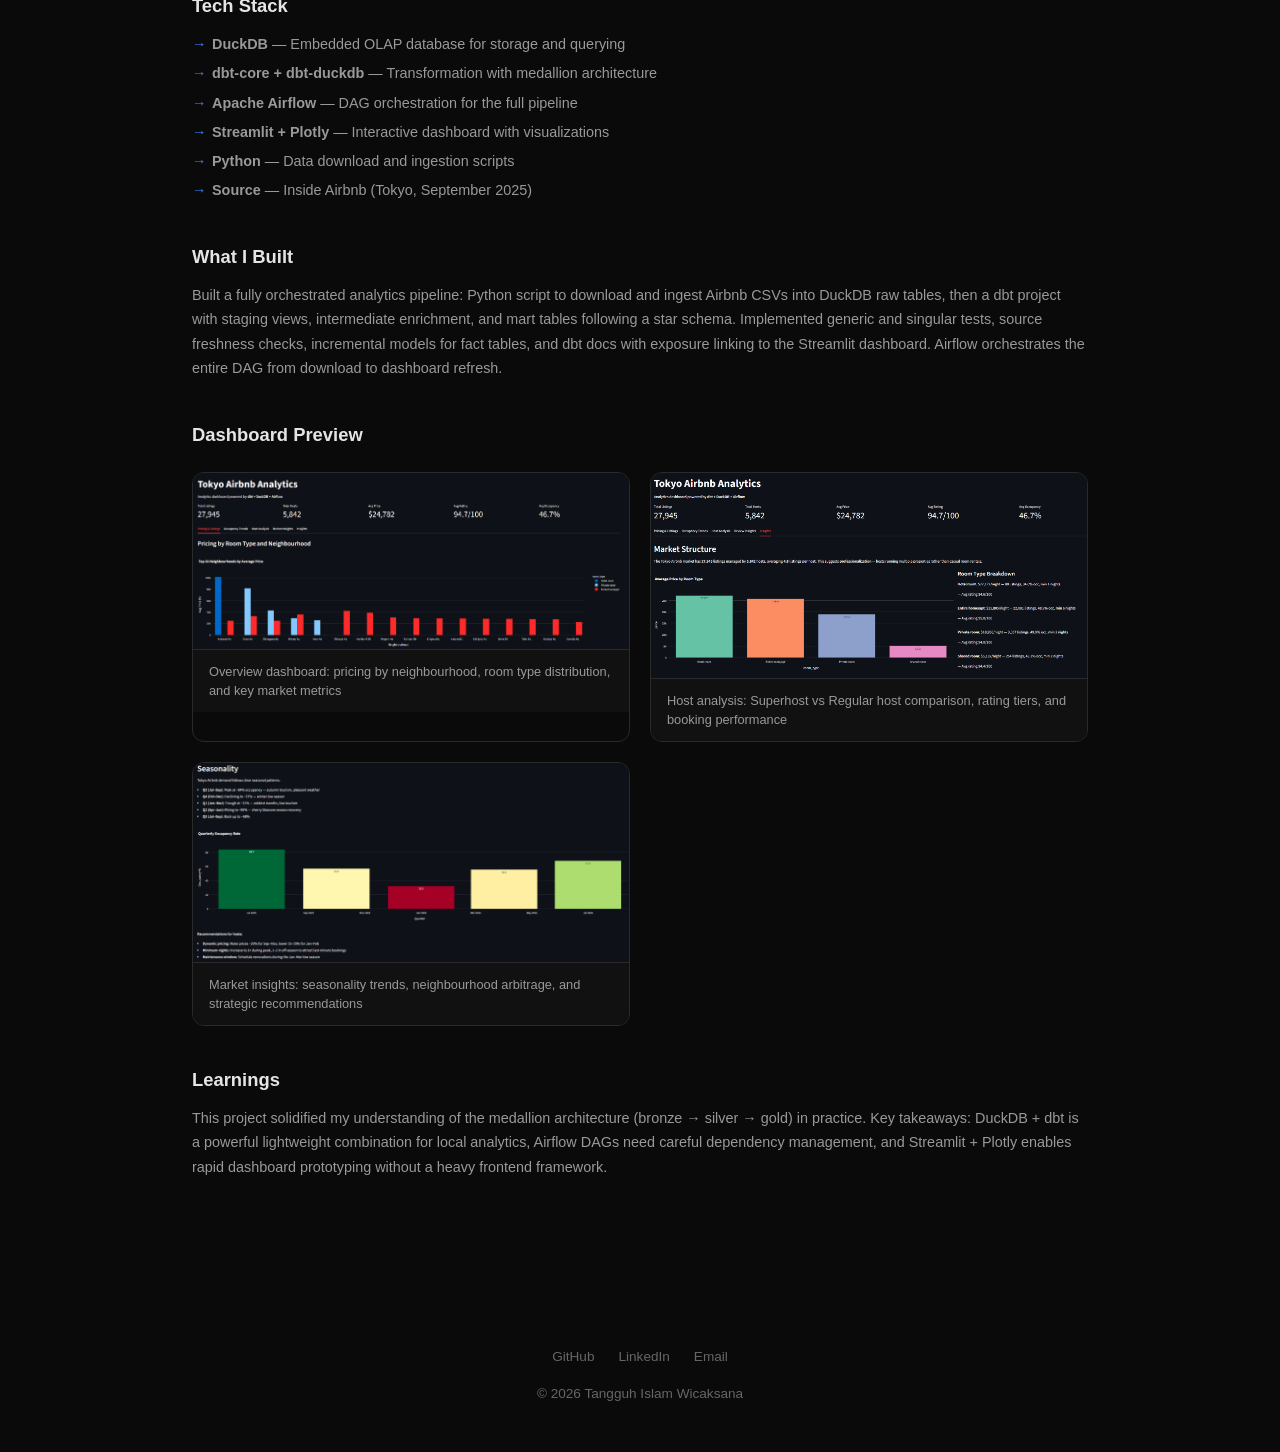
<file: projects/tokyo-airbnb.html>
<!DOCTYPE html>
<html lang="en">
<head>
    <meta charset="UTF-8">
    <meta name="viewport" content="width=device-width, initial-scale=1.0">
    <title>Tokyo Airbnb Analytics — Tangguh Islam Wicaksana</title>
    <link rel="stylesheet" href="/style.css">
</head>
<body>
    <nav>
        <a class="nav-back" href="/">← Back to portfolio</a>
        <a href="https://github.com/tangguh37">GitHub</a>
        <a href="https://www.linkedin.com/in/tangguhiw/">LinkedIn</a>
        <a href="mailto:tangguhislamw@gmail.com">Email</a>
    </nav>

    <main>
        <div class="case-header">
            <h1>Tokyo Airbnb Analytics</h1>
            <div class="case-stack">
                <span>DuckDB</span><span>dbt</span><span>Apache Airflow</span><span>Streamlit</span><span>Plotly</span><span>Python</span>
            </div>
            <div class="case-links">
                <a href="https://github.com/tangguh37/tokyoairbnb">View on GitHub →</a>
            </div>
        </div>

        <div class="case-section">
            <h2>Problem</h2>
            <p>How do you build a production-grade analytics pipeline for Tokyo Airbnb data — from raw CSV ingestion to a live interactive dashboard — using the modern data stack with dbt, DuckDB, and Airflow?</p>
            <p>This project ingests Inside Airbnb data (Tokyo, September 2025), transforms it through a dbt star-schema model, orchestrates everything with Apache Airflow, and visualizes insights via a Streamlit dashboard.</p>
        </div>

        <div class="case-section">
            <h2>Architecture</h2>
            <div class="mermaid-container">
                <div class="arch-diagram">
<span class="box">┌──────────────────────┐      ┌──────────────────────┐      ┌────────────────────────────┐      ┌──────────────────┐</span>
<span class="box">│   Inside Airbnb      │      │       DuckDB          │      │    dbt-core (duckdb)       │      │    Streamlit     │</span>
<span class="box">│   (Tokyo, Sep 2025)  │─────▶│   Raw Tables          │─────▶│  staging → int → marts     │─────▶│  Dashboard +     │</span>
<span class="box">│   CSVs: listings,    │      │                      │      │  star schema (dim/fact)   │      │  Plotly charts   │</span>
<span class="box">│   reviews, calendar  │      │                      │      │  tests + docs + freshness │      │                  │</span>
<span class="box">└──────────────────────┘      └──────────────────────┘      └────────────────────────────┘      └──────────────────┘</span>
     <span class="label">   download_data.py          raw tables (CSV load)       dbt seed → stage → int → mart        streamlit run</span>
     <span class="label">                                                                                                      ▲</span>
     <span class="label">                                          ┌──────────────────────────────┐               │</span>
     <span class="label">                                          │  Apache Airflow              │───────────────┘</span>
     <span class="label">                                          │  Orchestrates entire DAG     │</span>
     <span class="label">                                          └──────────────────────────────┘</span>

<span class="label">                                          Data Model (Star Schema):</span>
<span class="label">                                          ├── dim_listing</span>
<span class="label">                                          ├── dim_host</span>
<span class="label">                                          ├── dim_neighbourhood</span>
<span class="label">                                          ├── fct_reviews (incremental)</span>
<span class="label">                                          ├── fct_calendar (incremental)</span>
<span class="label">                                          ├── monthly_occupancy</span>
<span class="label">                                          └── pricing_analysis</span>
                </div>
            </div>
        </div>

        <div class="case-section">
            <h2>Key Results</h2>
            <div class="highlight-box">
                <div class="stat">3</div>
                <div class="stat-label">Data sources: listings, reviews, calendar</div>
            </div>
            <div class="highlight-box">
                <div class="stat">7</div>
                <div class="stat-label">dbt models across staging, intermediate, mart layers</div>
            </div>
            <div class="highlight-box">
                <div class="stat">100%</div>
                <div class="stat-label">Source freshness checks + data quality tests</div>
            </div>
        </div>

        <div class="case-section">
            <h2>Tech Stack</h2>
            <ul>
                <li><strong>DuckDB</strong> — Embedded OLAP database for storage and querying</li>
                <li><strong>dbt-core + dbt-duckdb</strong> — Transformation with medallion architecture</li>
                <li><strong>Apache Airflow</strong> — DAG orchestration for the full pipeline</li>
                <li><strong>Streamlit + Plotly</strong> — Interactive dashboard with visualizations</li>
                <li><strong>Python</strong> — Data download and ingestion scripts</li>
                <li><strong>Source</strong> — Inside Airbnb (Tokyo, September 2025)</li>
            </ul>
        </div>

        <div class="case-section">
            <h2>What I Built</h2>
            <p>Built a fully orchestrated analytics pipeline: Python script to download and ingest Airbnb CSVs into DuckDB raw tables, then a dbt project with staging views, intermediate enrichment, and mart tables following a star schema. Implemented generic and singular tests, source freshness checks, incremental models for fact tables, and dbt docs with exposure linking to the Streamlit dashboard. Airflow orchestrates the entire DAG from download to dashboard refresh.</p>
        </div>


        <div class="case-section">
            <h2>Dashboard Preview</h2>
            <div class="screenshot-grid">
                <div class="screenshot-card">
                    <img src="/images/airbnb-dashboard.png" alt="Tokyo Airbnb Dashboard - Pricing & Listings">
                    <div class="caption">Overview dashboard: pricing by neighbourhood, room type distribution, and key market metrics</div>
                </div>
                <div class="screenshot-card">
                    <img src="/images/airbnb-insight1.png" alt="Tokyo Airbnb - Host Analysis">
                    <div class="caption">Host analysis: Superhost vs Regular host comparison, rating tiers, and booking performance</div>
                </div>
                <div class="screenshot-card">
                    <img src="/images/airbnb-insight2.png" alt="Tokyo Airbnb - Market Insights">
                    <div class="caption">Market insights: seasonality trends, neighbourhood arbitrage, and strategic recommendations</div>
                </div>
            </div>
        </div>
        <div class="case-section">
            <h2>Learnings</h2>
            <p>This project solidified my understanding of the medallion architecture (bronze → silver → gold) in practice. Key takeaways: DuckDB + dbt is a powerful lightweight combination for local analytics, Airflow DAGs need careful dependency management, and Streamlit + Plotly enables rapid dashboard prototyping without a heavy frontend framework.</p>
        </div>
    </main>

    <footer>
        <div class="footer-links">
            <a href="https://github.com/tangguh37">GitHub</a>
            <a href="https://www.linkedin.com/in/tangguhiw/">LinkedIn</a>
            <a href="mailto:tangguhislamw@gmail.com">Email</a>
        </div>
        © 2026 Tangguh Islam Wicaksana
    </footer>
</body>
</html>
</file>
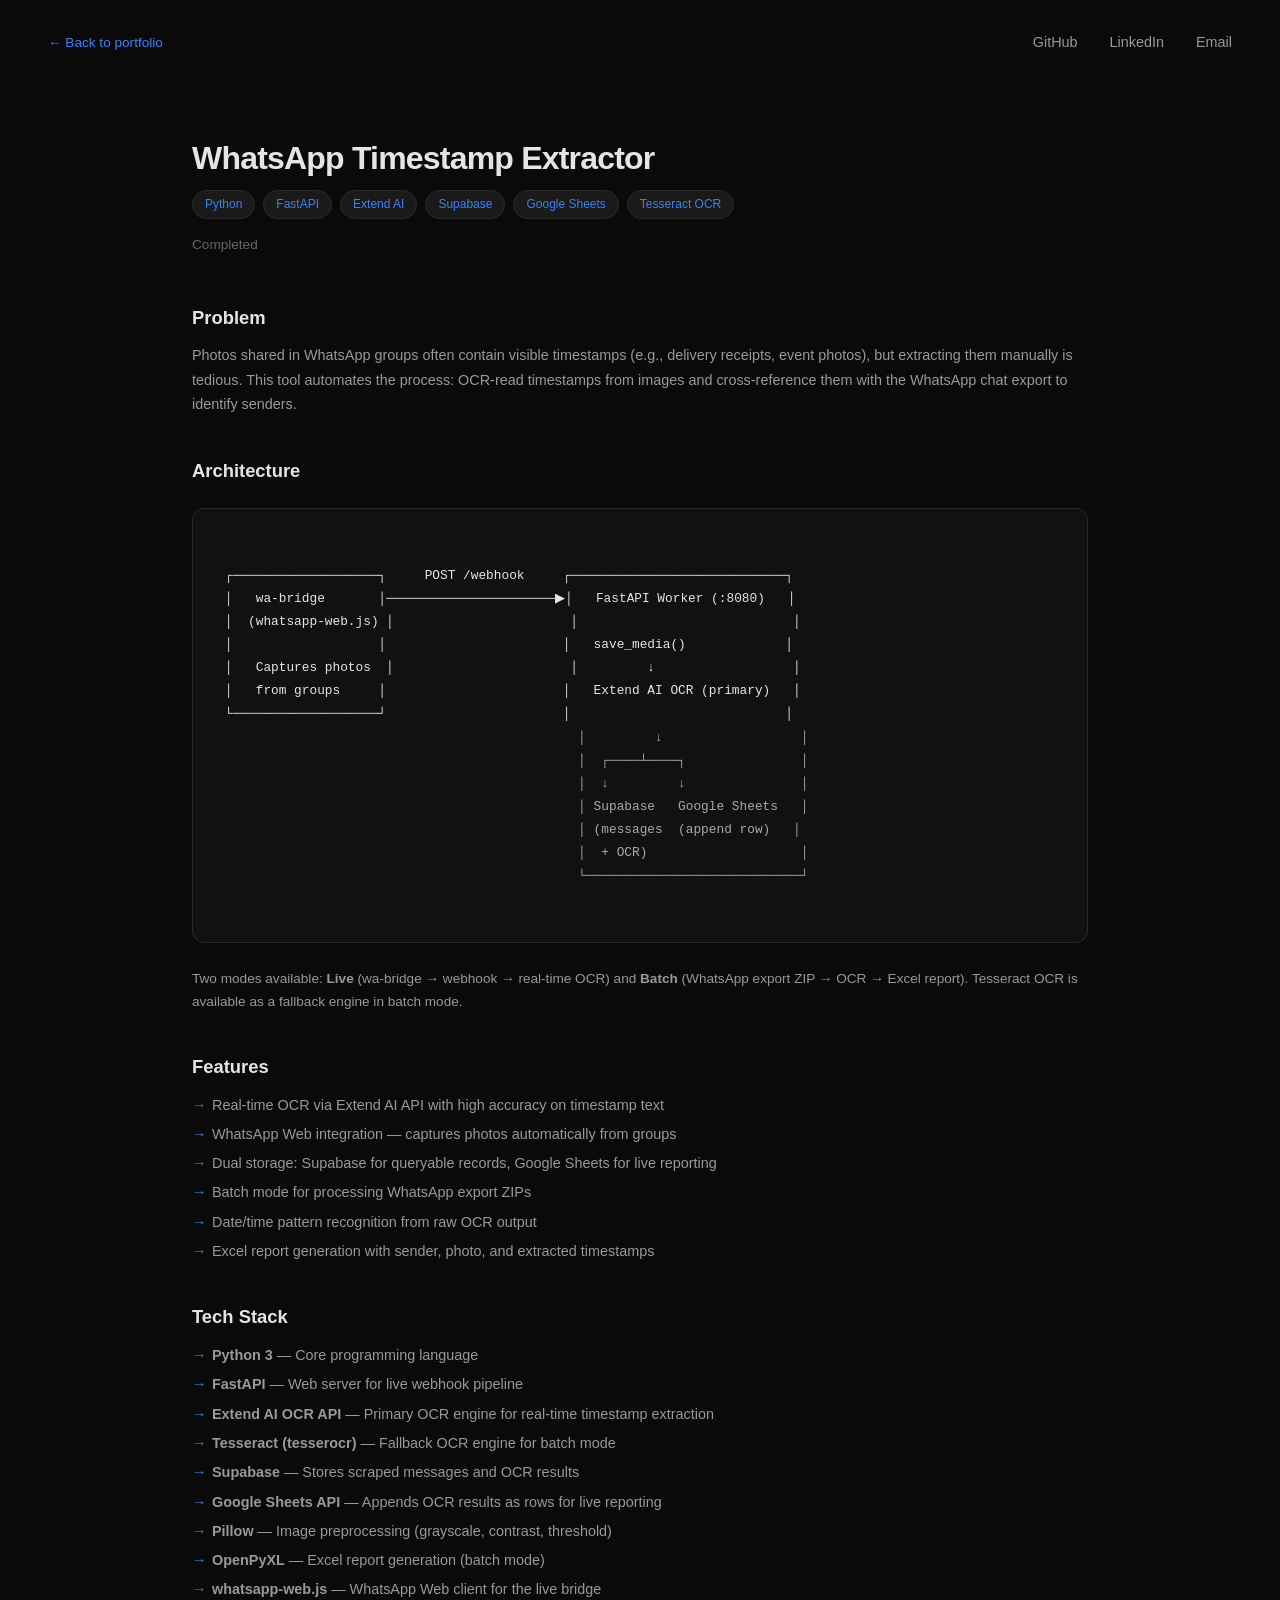
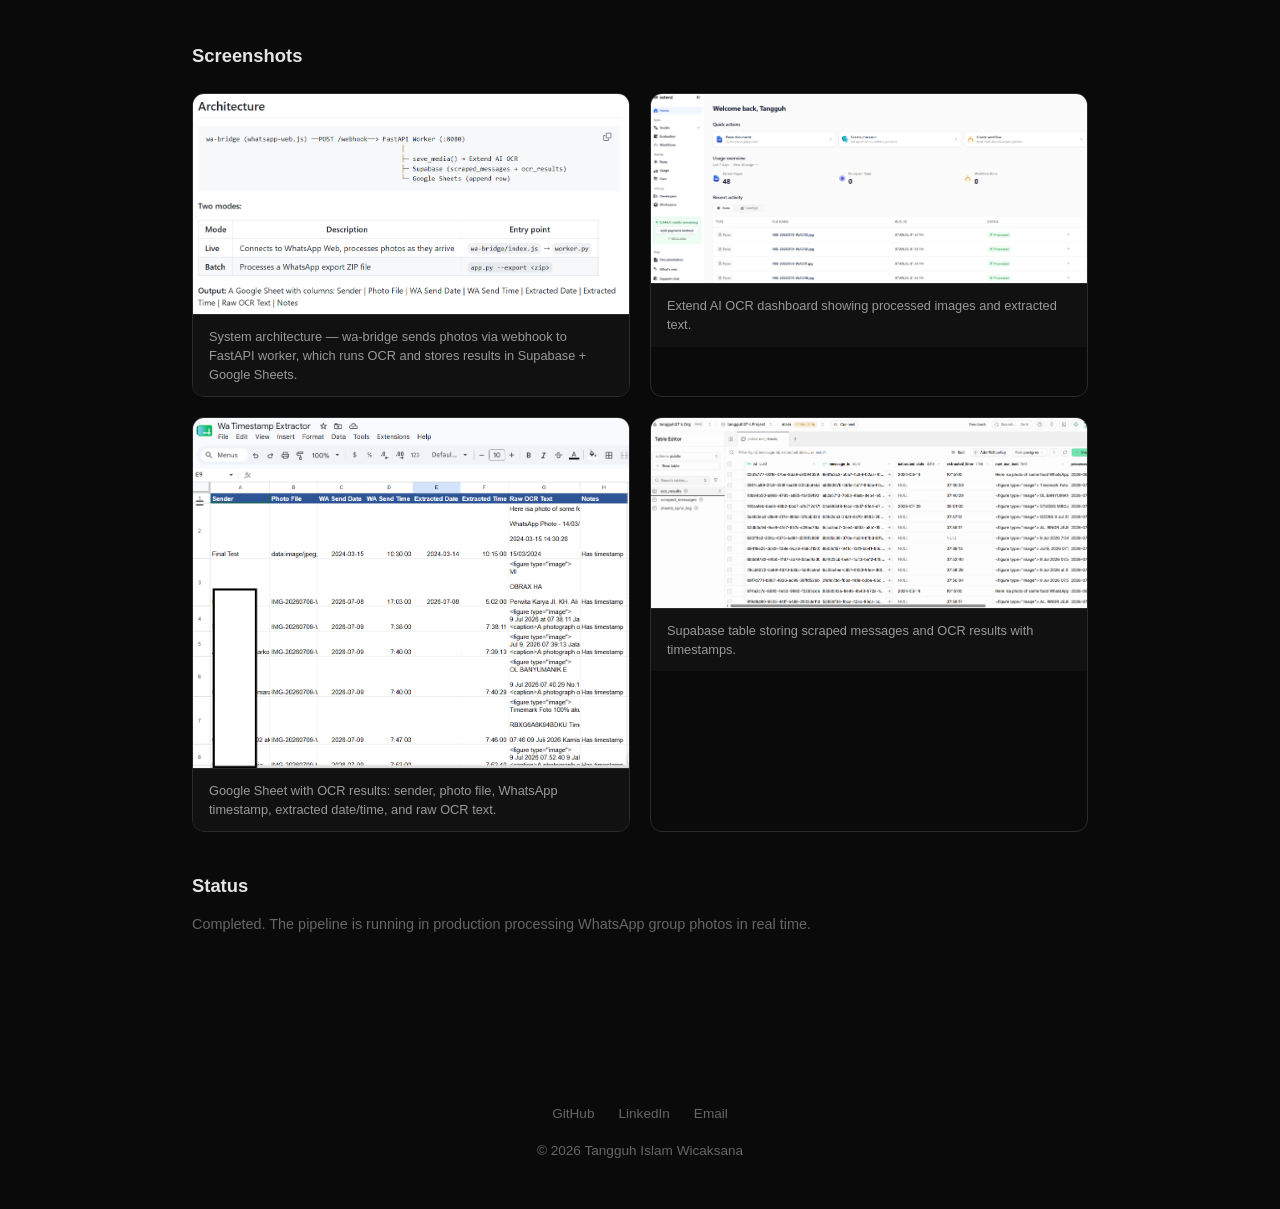
<file: projects/wa-extractor.html>
<!DOCTYPE html>
<html lang="en">
<head>
    <meta charset="UTF-8">
    <meta name="viewport" content="width=device-width, initial-scale=1.0">
    <title>WhatsApp Timestamp Extractor — Tangguh Islam Wicaksana</title>
    <link rel="stylesheet" href="/style.css">
</head>
<body>
    <nav>
        <a class="nav-back" href="/">← Back to portfolio</a>
        <a href="https://github.com/tangguh37">GitHub</a>
        <a href="https://www.linkedin.com/in/tangguhiw/">LinkedIn</a>
        <a href="mailto:tangguhislamw@gmail.com">Email</a>
    </nav>

    <main>
        <div class="case-header">
            <h1>WhatsApp Timestamp Extractor</h1>
            <div class="case-stack">
                <span>Python</span><span>FastAPI</span><span>Extend AI</span><span>Supabase</span><span>Google Sheets</span><span>Tesseract OCR</span>
            </div>
            <div class="case-links">
                <span style="color:#666;font-size:0.85rem;">Completed</span>
            </div>
        </div>

        <div class="case-section">
            <h2>Problem</h2>
            <p>Photos shared in WhatsApp groups often contain visible timestamps (e.g., delivery receipts, event photos), but extracting them manually is tedious. This tool automates the process: OCR-read timestamps from images and cross-reference them with the WhatsApp chat export to identify senders.</p>
        </div>

        <div class="case-section">
            <h2>Architecture</h2>
            <div class="mermaid-container">
                <div class="arch-diagram">
<span class="box">┌───────────────────┐     POST /webhook     ┌────────────────────────────┐</span>
<span class="box">│   wa-bridge       │──────────────────────▶│   FastAPI Worker (:8080)   │</span>
<span class="box">│  (whatsapp-web.js) │                       │                            │</span>
<span class="box">│                   │                       │   save_media()             │</span>
<span class="box">│   Captures photos  │                       │         ↓                  │</span>
<span class="box">│   from groups     │                       │   Extend AI OCR (primary)   │</span>
<span class="box">└───────────────────┘                       │                            │</span>
                                              │         ↓                  │
                                              │  ┌────┴────┐               │
                                              │  ↓         ↓               │
                                              │ Supabase   Google Sheets   │
                                              │ (messages  (append row)   │
                                              │  + OCR)                    │
                                              └────────────────────────────┘
                </div>
            </div>
            <p style="margin-top:0.75rem;color:#999;font-size:0.85rem;">Two modes available: <strong>Live</strong> (wa-bridge → webhook → real-time OCR) and <strong>Batch</strong> (WhatsApp export ZIP → OCR → Excel report). Tesseract OCR is available as a fallback engine in batch mode.</p>
        </div>

        <div class="case-section">
            <h2>Features</h2>
            <ul>
                <li>Real-time OCR via Extend AI API with high accuracy on timestamp text</li>
                <li>WhatsApp Web integration — captures photos automatically from groups</li>
                <li>Dual storage: Supabase for queryable records, Google Sheets for live reporting</li>
                <li>Batch mode for processing WhatsApp export ZIPs</li>
                <li>Date/time pattern recognition from raw OCR output</li>
                <li>Excel report generation with sender, photo, and extracted timestamps</li>
            </ul>
        </div>

        <div class="case-section">
            <h2>Tech Stack</h2>
            <ul>
                <li><strong>Python 3</strong> — Core programming language</li>
                <li><strong>FastAPI</strong> — Web server for live webhook pipeline</li>
                <li><strong>Extend AI OCR API</strong> — Primary OCR engine for real-time timestamp extraction</li>
                <li><strong>Tesseract (tesserocr)</strong> — Fallback OCR engine for batch mode</li>
                <li><strong>Supabase</strong> — Stores scraped messages and OCR results</li>
                <li><strong>Google Sheets API</strong> — Appends OCR results as rows for live reporting</li>
                <li><strong>Pillow</strong> — Image preprocessing (grayscale, contrast, threshold)</li>
                <li><strong>OpenPyXL</strong> — Excel report generation (batch mode)</li>
                <li><strong>whatsapp-web.js</strong> — WhatsApp Web client for the live bridge</li>
            </ul>
        </div>

        <div class="case-section">
            <h2>Screenshots</h2>
            <div class="screenshot-grid">
                <div class="screenshot-card">
                    <img src="/images/architecture.png" alt="Architecture Diagram">
                    <div class="caption">System architecture — wa-bridge sends photos via webhook to FastAPI worker, which runs OCR and stores results in Supabase + Google Sheets.</div>
                </div>
                <div class="screenshot-card">
                    <img src="/images/extend%20ai%20dashboard.png" alt="Extend AI Dashboard">
                    <div class="caption">Extend AI OCR dashboard showing processed images and extracted text.</div>
                </div>
                <div class="screenshot-card">
                    <img src="/images/googlesheet.png" alt="Google Sheet Output">
                    <div class="caption">Google Sheet with OCR results: sender, photo file, WhatsApp timestamp, extracted date/time, and raw OCR text.</div>
                </div>
                <div class="screenshot-card">
                    <img src="/images/supabase%20log.png" alt="Supabase Log">
                    <div class="caption">Supabase table storing scraped messages and OCR results with timestamps.</div>
                </div>
            </div>
        </div>

        <div class="case-section">
            <h2>Status</h2>
            <p style="color:#666;">Completed. The pipeline is running in production processing WhatsApp group photos in real time.</p>
        </div>
    </main>

    <footer>
        <div class="footer-links">
            <a href="https://github.com/tangguh37">GitHub</a>
            <a href="https://www.linkedin.com/in/tangguhiw/">LinkedIn</a>
            <a href="mailto:tangguhislamw@gmail.com">Email</a>
        </div>
        © 2026 Tangguh Islam Wicaksana
    </footer>
</body>
</html>
</file>
<file: style.css>
* { margin: 0; padding: 0; box-sizing: border-box; }
body {
    font-family: -apple-system, BlinkMacSystemFont, 'Segoe UI', Inter, Roboto, sans-serif;
    background: #0a0a0a;
    color: #e5e5e5;
    line-height: 1.5;
    -webkit-font-smoothing: antialiased;
}
nav {
    display: flex;
    justify-content: flex-end;
    align-items: center;
    padding: 2rem 3rem;
    gap: 2rem;
}
nav a {
    color: #999;
    text-decoration: none;
    font-size: 0.9rem;
    transition: color 0.2s;
}
nav a:hover { color: #3b82f6; }
nav .nav-back {
    margin-right: auto;
    color: #3b82f6;
    font-size: 0.85rem;
}
main {
    max-width: 960px;
    margin: 0 auto;
    padding: 3rem 2rem 4rem;
}
.hero {
    margin-bottom: 4rem;
}
.hero .name {
    font-size: 3rem;
    font-weight: 700;
    letter-spacing: -0.03em;
    line-height: 1.1;
    margin-bottom: 0.75rem;
}
.hero .subtitle {
    font-size: 1.1rem;
    color: #3b82f6;
    font-weight: 500;
    margin-bottom: 1.5rem;
}
.hero .greeting {
    font-size: 1.25rem;
    color: #999;
    max-width: 520px;
}
.hero .greeting .highlight {
    color: #e5e5e5;
}
.section-label {
    font-size: 0.75rem;
    font-weight: 600;
    text-transform: uppercase;
    letter-spacing: 0.08em;
    color: #666;
    margin-bottom: 1.25rem;
}
.skills-grid {
    display: flex;
    flex-wrap: wrap;
    gap: 0.75rem;
    margin-bottom: 4rem;
}
.skill-item {
    border: 1px solid #2a2a2a;
    border-radius: 100px;
    padding: 0.5rem 1rem;
    font-size: 0.85rem;
    color: #aaa;
    background: #1a1a1a;
}
.projects-grid {
    display: grid;
    grid-template-columns: 1fr 1fr;
    gap: 1.25rem;
    margin-bottom: 4rem;
}
.project-card {
    border: 1px solid #2a2a2a;
    border-radius: 12px;
    padding: 1.5rem;
    cursor: pointer;
    transition: border-color 0.2s, box-shadow 0.2s;
    text-decoration: none;
    color: inherit;
    display: block;
}
.project-card:hover {
    border-color: #3b82f6;
    box-shadow: 0 4px 20px rgba(59,130,246,0.08);
}
.project-card h3 {
    font-size: 1.05rem;
    font-weight: 600;
    margin-bottom: 0.35rem;
}
.project-card .meta {
    font-size: 0.8rem;
    color: #3b82f6;
    margin-bottom: 0.65rem;
}
.project-card p {
    font-size: 0.85rem;
    color: #999;
    line-height: 1.6;
}
.project-card .card-footer {
    display: inline-block;
    margin-top: 0.85rem;
    font-size: 0.85rem;
    color: #e5e5e5;
    text-decoration: none;
    font-weight: 500;
    border-bottom: 1px solid transparent;
    transition: border-color 0.2s;
}
.project-card:hover .card-footer {
    border-bottom-color: #3b82f6;
    color: #3b82f6;
}
.project-card .wip {
    display: inline-block;
    margin-top: 0.85rem;
    font-size: 0.8rem;
    color: #666;
    font-style: italic;
}
.list-section {
    margin-bottom: 4rem;
}
.list-item {
    border: 1px solid #2a2a2a;
    border-radius: 12px;
    padding: 1.25rem 1.5rem;
    margin-bottom: 1rem;
    transition: border-color 0.2s;
}
.list-item:hover {
    border-color: #3b82f6;
}
.list-item .item-title {
    font-size: 1rem;
    font-weight: 600;
    margin-bottom: 0.2rem;
}
.list-item .item-sub {
    font-size: 0.85rem;
    color: #3b82f6;
    font-weight: 500;
    margin-bottom: 0.4rem;
}
.list-item .item-meta {
    font-size: 0.8rem;
    color: #666;
    margin-bottom: 0.5rem;
}
.list-item p {
    font-size: 0.85rem;
    color: #999;
    line-height: 1.6;
}
footer {
    text-align: center;
    padding: 4rem 2rem 3rem;
    color: #666;
    font-size: 0.85rem;
}
.footer-links {
    display: flex;
    justify-content: center;
    gap: 1.5rem;
    margin-bottom: 1rem;
    flex-wrap: wrap;
}
.footer-links a {
    color: #666;
    text-decoration: none;
    transition: color 0.2s;
}
.footer-links a:hover {
    color: #3b82f6;
}
/* Case study page styles */
.case-header {
    margin-bottom: 3rem;
}
.case-header h1 {
    font-size: 2rem;
    font-weight: 700;
    letter-spacing: -0.025em;
    margin-bottom: 0.5rem;
}
.case-header .case-stack {
    display: flex;
    flex-wrap: wrap;
    gap: 0.5rem;
    margin-bottom: 1rem;
}
.case-header .case-stack span {
    border: 1px solid #2a2a2a;
    border-radius: 100px;
    padding: 0.3rem 0.75rem;
    font-size: 0.75rem;
    color: #3b82f6;
    background: #1a1a1a;
}
.case-header .case-links {
    display: flex;
    gap: 1.5rem;
}
.case-header .case-links a {
    color: #3b82f6;
    text-decoration: none;
    font-size: 0.9rem;
    font-weight: 500;
}
.case-header .case-links a:hover {
    text-decoration: underline;
}
.case-section {
    margin-bottom: 2.5rem;
}
.case-section h2 {
    font-size: 1.15rem;
    font-weight: 600;
    margin-bottom: 0.75rem;
    color: #e5e5e5;
}
.case-section p {
    font-size: 0.9rem;
    color: #999;
    line-height: 1.7;
    margin-bottom: 0.75rem;
}
.case-section ul {
    list-style: none;
    padding: 0;
}
.case-section ul li {
    font-size: 0.9rem;
    color: #999;
    line-height: 1.7;
    padding-left: 1.25rem;
    position: relative;
    margin-bottom: 0.3rem;
}
.case-section ul li::before {
    content: "→";
    position: absolute;
    left: 0;
    color: #3b82f6;
}
.case-section .highlight-box {
    border: 1px solid #2a2a2a;
    border-radius: 8px;
    padding: 1.25rem;
    background: #111;
    margin: 1rem 0;
}
.case-section .highlight-box .stat {
    font-size: 1.5rem;
    font-weight: 700;
    color: #3b82f6;
}
.case-section .highlight-box .stat-label {
    font-size: 0.85rem;
    color: #999;
}
/* Mermaid diagram container */
.mermaid-container {
    background: #111;
    border: 1px solid #2a2a2a;
    border-radius: 12px;
    padding: 2rem;
    margin: 1.5rem 0;
    overflow-x: auto;
}
/* Architecture text diagram */
.arch-diagram {
    font-family: 'SF Mono', 'Fira Code', 'Cascadia Code', monospace;
    font-size: 0.8rem;
    line-height: 1.8;
    color: #aaa;
    white-space: pre;
    overflow-x: auto;
}
.arch-diagram .arrow { color: #3b82f6; }
.arch-diagram .box { color: #e5e5e5; }
.arch-diagram .label { color: #666; font-style: italic; }
@media (max-width: 640px) {
    nav { padding: 1.5rem; gap: 1rem; flex-wrap: wrap; justify-content: center; }
    nav .nav-back { margin-right: 0; width: 100%; text-align: center; }
    main { padding: 2rem 1.5rem; }
    .hero .name { font-size: 2rem; }
    .projects-grid { grid-template-columns: 1fr; }
    .case-header h1 { font-size: 1.5rem; }
}
/* Screenshot gallery */
.screenshot-grid {
    display: grid;
    grid-template-columns: 1fr 1fr;
    gap: 1.25rem;
    margin: 1.5rem 0;
}
.screenshot-grid.single {
    grid-template-columns: 1fr;
}
.screenshot-card {
    border: 1px solid #2a2a2a;
    border-radius: 12px;
    overflow: hidden;
    transition: border-color 0.2s;
}
.screenshot-card:hover {
    border-color: #3b82f6;
}
.screenshot-card img {
    width: 100%;
    height: auto;
    display: block;
    border-bottom: 1px solid #2a2a2a;
}
.screenshot-card .caption {
    padding: 0.75rem 1rem;
    font-size: 0.8rem;
    color: #999;
    background: #111;
}
@media (max-width: 640px) {
    .screenshot-grid { grid-template-columns: 1fr; }
}
</file>
